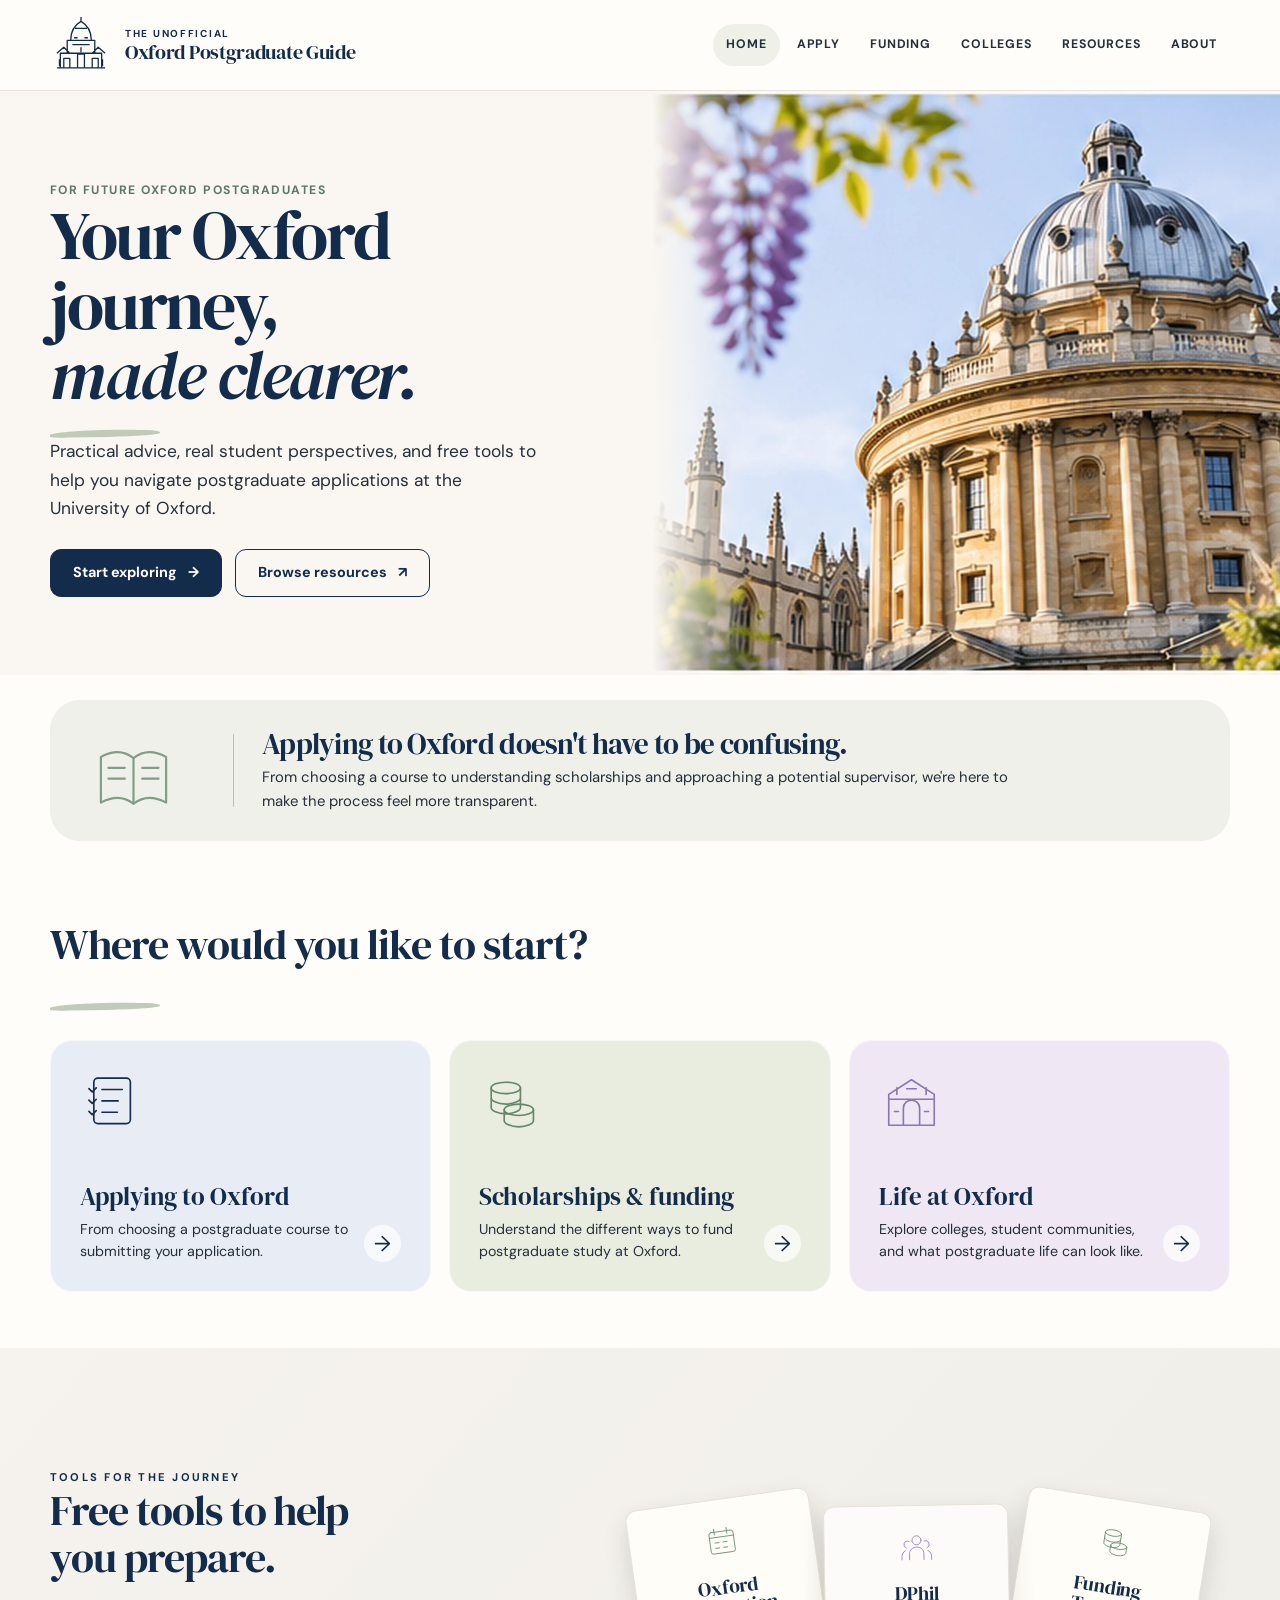
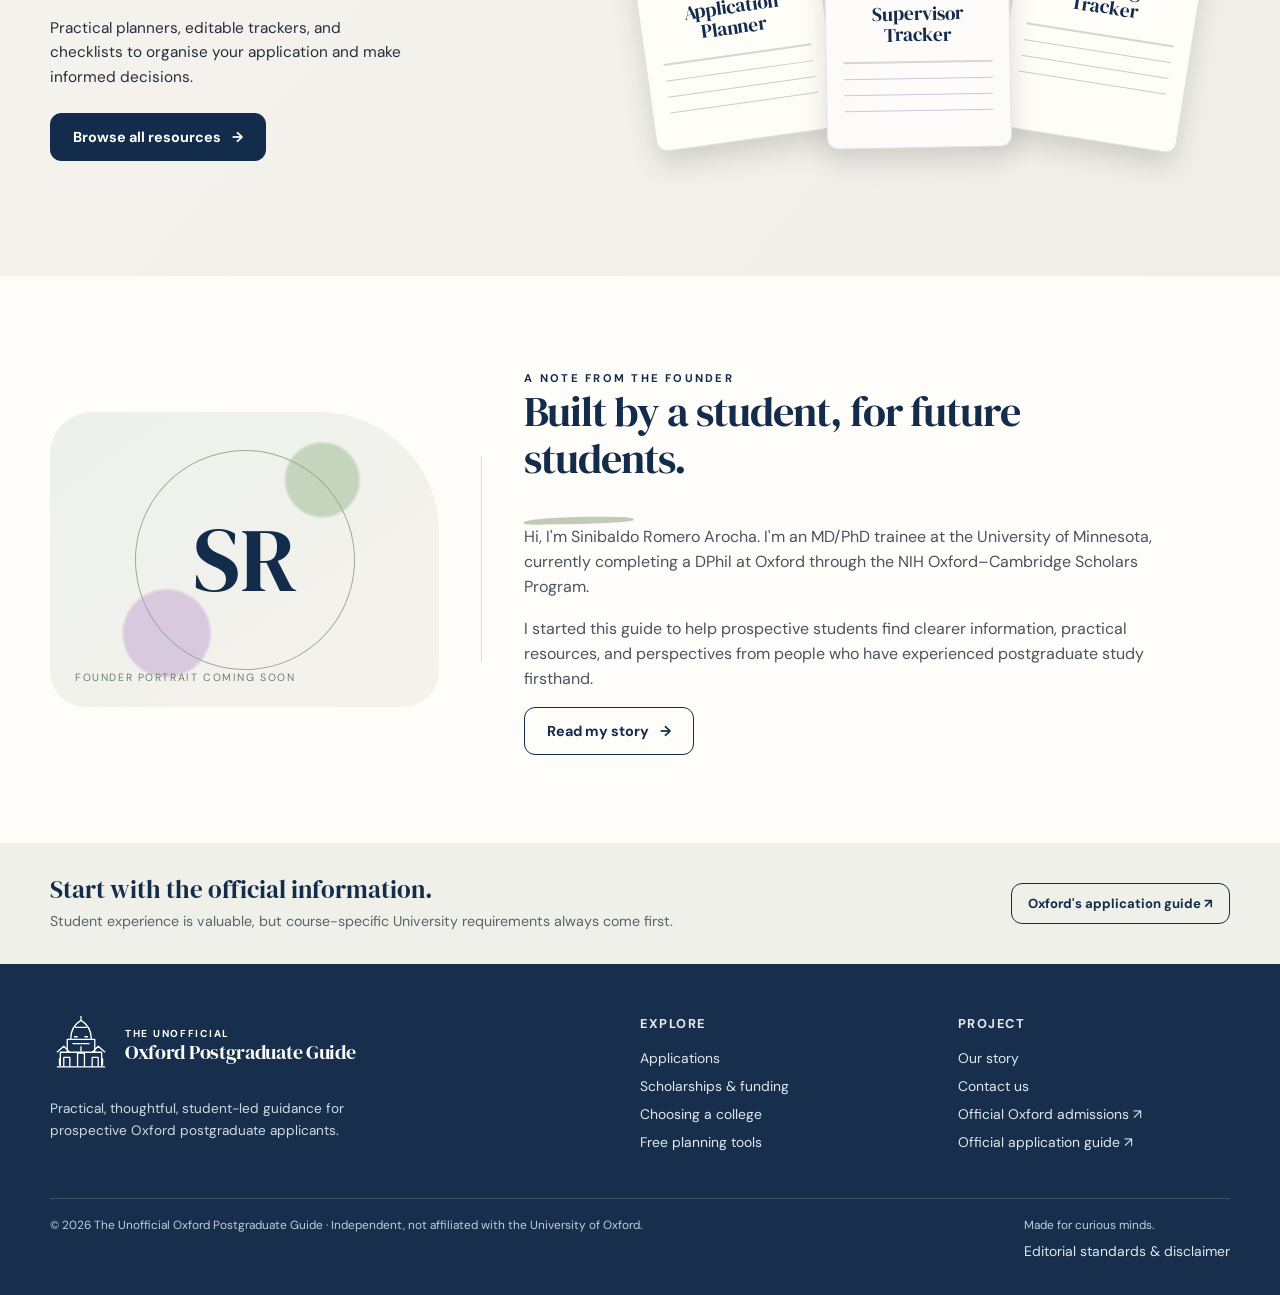
<file: index.html>
<!doctype html><html lang="en"><head><meta charset="utf-8"><meta name="viewport" content="width=device-width, initial-scale=1"><meta name="theme-color" content="#142c4b"><meta name="description" content="Clear, student-led guidance and free tools for prospective Oxford postgraduate students."><title>Home · The Unofficial Oxford Postgraduate Guide</title><link rel="icon" type="image/svg+xml" href="assets/favicon.svg"><link rel="preconnect" href="https://fonts.googleapis.com"><link rel="preconnect" href="https://fonts.gstatic.com" crossorigin><link rel="stylesheet" href="styles.css"><script defer src="main.js"></script></head><body><a class="skip-link" href="#main">Skip to main content</a><header class="site-header"><div class="container header-inner"><a class="brand" href="index.html" aria-label="The Unofficial Oxford Postgraduate Guide homepage"><svg class="brand-mark" viewBox="0 0 72 68" fill="none" aria-hidden="true" stroke="currentColor" stroke-linejoin="round" stroke-width="1.5"><path d="M8 60h56M12 60V43h48v17M20 43V28h32v15M24 28c0-12 5-18 12-22 7 4 12 10 12 22M36 6V1M29 14h14M26 33h20M32 60V44h8v16M16 49h7v11h-7zM49 49h7v11h-7zM8 43l8-7 7 7M49 43l7-7 8 7"/><path d="M11 58v-8M61 58v-8M28 25h4M40 25h4M36 36v6"/></svg><span class="brand-name"><small>The Unofficial</small>Oxford Postgraduate Guide</span></a><nav aria-label="Main navigation" class="desktop-nav"><a href="index.html" aria-current="page">Home</a><a href="apply.html">Apply</a><a href="funding.html">Funding</a><a href="colleges.html">Colleges</a><a href="resources.html">Resources</a><a href="about.html">About</a></nav><div class="header-actions"><button class="menu-button" type="button" aria-label="Open navigation" aria-controls="mobile-nav" aria-expanded="false"><span aria-hidden="true">☰</span></button></div></div><nav id="mobile-nav" class="mobile-nav" aria-label="Mobile navigation"><a href="index.html" aria-current="page">Home</a><a href="apply.html">Apply</a><a href="funding.html">Funding</a><a href="colleges.html">Colleges</a><a href="resources.html">Resources</a><a href="about.html">About</a></nav></header><main id="main"><section class="hero"><div class="hero-inner"><div class="hero-copy"><span class="hero-kicker">For future Oxford postgraduates</span><h1>Your Oxford journey,<br><em>made clearer.</em></h1><div class="scribble" aria-hidden="true"></div><p class="lead">Practical advice, real student perspectives, and free tools to help you navigate postgraduate applications at the University of Oxford.</p><div class="hero-ctas"><a class="button" href="apply.html">Start exploring <span aria-hidden="true">→</span></a><a class="button secondary" href="resources.html">Browse resources <span aria-hidden="true">↗</span></a></div></div><div class="hero-art"><img src="assets/oxford-hero-concept.webp" alt="Illustrative Oxford architecture with a domed library and purple blossoms" fetchpriority="high"></div></div></section>
<section class="intro-band"><div class="container"><div class="intro-panel"><div class="book-icon"><svg width="87" height="87" viewBox="0 0 80 80" fill="none" stroke="currentColor" stroke-width="2" stroke-linecap="round" stroke-linejoin="round" aria-hidden="true"><path d="M10 22c11-6 21-6 30 1 9-7 19-7 30-1v42c-11-6-21-6-30 1-9-7-19-7-30-1V22Z"/><path d="M40 23v42M17 32h15M17 42h15M48 32h15M48 42h15"/></svg></div><div class="separator" aria-hidden="true"></div><div><h2>Applying to Oxford doesn't have to be confusing.</h2><p>From choosing a course to understanding scholarships and approaching a potential supervisor, we're here to make the process feel more transparent.</p></div></div></div></section>
<section class="section tight" id="explore"><div class="container"><div class="section-head"><h2>Where would you like to start?</h2><div class="scribble" aria-hidden="true"></div></div><div class="cards-grid"><a class="feature-card blue" href="apply.html"><div class="icon-wrap"><svg width="65" height="65" viewBox="0 0 80 80" fill="none" stroke="currentColor" stroke-width="2" stroke-linecap="round" stroke-linejoin="round" aria-hidden="true"><rect x="17" y="10" width="45" height="56" rx="5"/><path d="M27 24h25M27 38h20M27 52h19"/><path d="M20 22l-5 5-4-4M20 36l-5 5-4-4M20 50l-5 5-4-4"/></svg></div><div class="card-bottom"><div><h3>Applying to Oxford</h3><p>From choosing a postgraduate course to submitting your application.</p></div><span class="round-arrow" aria-hidden="true">→</span></div></a><a class="feature-card green" href="funding.html"><div class="icon-wrap"><svg width="65" height="65" viewBox="0 0 80 80" fill="none" stroke="currentColor" stroke-width="2" stroke-linecap="round" stroke-linejoin="round" aria-hidden="true"><ellipse cx="33" cy="22" rx="18" ry="7"/><path d="M15 22v12c0 4 8 8 18 8s18-4 18-8V22M15 34v12c0 4 8 8 18 8s18-4 18-8V34"/><ellipse cx="49" cy="49" rx="18" ry="7"/><path d="M31 49v13c0 4 8 8 18 8s18-4 18-8V49"/></svg></div><div class="card-bottom"><div><h3>Scholarships &amp; funding</h3><p>Understand the different ways to fund postgraduate study at Oxford.</p></div><span class="round-arrow" aria-hidden="true">→</span></div></a><a class="feature-card purple" href="colleges.html"><div class="icon-wrap"><svg width="65" height="65" viewBox="0 0 80 80" fill="none" stroke="currentColor" stroke-width="2" stroke-linecap="round" stroke-linejoin="round" aria-hidden="true"><path d="M12 68V30l28-18 28 18v38H12Z"/><path d="M30 68V47a10 10 0 0 1 20 0v21M12 36h56M22 30v-8M58 30v-8"/><path d="M34 23h12M24 51h-5M61 51h-5"/></svg></div><div class="card-bottom"><div><h3>Life at Oxford</h3><p>Explore colleges, student communities, and what postgraduate life can look like.</p></div><span class="round-arrow" aria-hidden="true">→</span></div></a></div></div></section>
<section class="section resources-promo" id="resources"><div class="container promo-grid"><div class="promo-copy"><span class="eyebrow">Tools for the journey</span><h2>Free tools to help<br>you prepare.</h2><p>Practical planners, editable trackers, and checklists to organise your application and make informed decisions.</p><a href="resources.html" class="button">Browse all resources <span aria-hidden="true">→</span></a></div><div class="resource-mockups" aria-label="Three sample resource designs"><div class="sheet-card"><svg width="40" height="40" viewBox="0 0 80 80" fill="none" stroke="currentColor" stroke-width="2" stroke-linecap="round" stroke-linejoin="round" aria-hidden="true"><rect x="13" y="18" width="54" height="48" rx="5"/><path d="M13 30h54M25 11v13M53 11v13M24 42h9M42 42h9M24 54h9M42 54h9"/></svg><h3>Oxford<br>Application<br>Planner</h3><div class="sheet-lines"><i></i><i></i><i></i></div></div><div class="sheet-card"><svg width="40" height="40" viewBox="0 0 80 80" fill="none" stroke="currentColor" stroke-width="2" stroke-linecap="round" stroke-linejoin="round" aria-hidden="true"><circle cx="40" cy="24" r="10"/><path d="M24 67V54c0-9 7-15 16-15s16 6 16 15v13M23 26a8 8 0 1 0-6 15M15 47C9 50 7 55 7 62v5M57 26a8 8 0 1 1 6 15M65 47c6 3 8 8 8 15v5"/></svg><h3>DPhil<br>Supervisor<br>Tracker</h3><div class="sheet-lines"><i></i><i></i><i></i></div></div><div class="sheet-card"><svg width="40" height="40" viewBox="0 0 80 80" fill="none" stroke="currentColor" stroke-width="2" stroke-linecap="round" stroke-linejoin="round" aria-hidden="true"><ellipse cx="33" cy="22" rx="18" ry="7"/><path d="M15 22v12c0 4 8 8 18 8s18-4 18-8V22M15 34v12c0 4 8 8 18 8s18-4 18-8V34"/><ellipse cx="49" cy="49" rx="18" ry="7"/><path d="M31 49v13c0 4 8 8 18 8s18-4 18-8V49"/></svg><h3>Funding<br>Tracker</h3><div class="sheet-lines"><i></i><i></i><i></i></div></div></div></div></section>
<section class="section" id="founder"><div class="container founder-grid"><div class="founder-art" role="img" aria-label="Illustrated founder monogram, SR"><div class="outline-ring"></div><span class="monogram">SR</span><span class="art-caption">Founder portrait coming soon</span></div><div class="founder-divider" aria-hidden="true"></div><div class="founder-copy"><span class="eyebrow">A note from the founder</span><h2>Built by a student, for future students.</h2><div class="scribble" aria-hidden="true"></div><p>Hi, I'm Sinibaldo Romero Arocha. I'm an MD/PhD trainee at the University of Minnesota, currently completing a DPhil at Oxford through the NIH Oxford–Cambridge Scholars Program.</p><p>I started this guide to help prospective students find clearer information, practical resources, and perspectives from people who have experienced postgraduate study firsthand.</p><a href="about.html" class="button secondary">Read my story <span aria-hidden="true">→</span></a></div></div></section>
<section class="newsletter-strip"><div class="container inner"><div><h3>Start with the official information.</h3><p>Student experience is valuable, but course-specific University requirements always come first.</p></div><a class="button secondary small" href="https://www.ox.ac.uk/admissions/graduate/application-guide" target="_blank" rel="noopener noreferrer">Oxford's application guide ↗</a></div></section></main><footer class="footer"><div class="container"><div class="footer-grid"><div><a class="brand" href="index.html"><svg class="brand-mark" viewBox="0 0 72 68" fill="none" aria-hidden="true" stroke="currentColor" stroke-linejoin="round" stroke-width="1.5"><path d="M8 60h56M12 60V43h48v17M20 43V28h32v15M24 28c0-12 5-18 12-22 7 4 12 10 12 22M36 6V1M29 14h14M26 33h20M32 60V44h8v16M16 49h7v11h-7zM49 49h7v11h-7zM8 43l8-7 7 7M49 43l7-7 8 7"/><path d="M11 58v-8M61 58v-8M28 25h4M40 25h4M36 36v6"/></svg><span class="brand-name"><small>The Unofficial</small>Oxford Postgraduate Guide</span></a><p>Practical, thoughtful, student-led guidance for prospective Oxford postgraduate applicants.</p></div><div><h4>Explore</h4><a href="apply.html">Applications</a><a href="funding.html">Scholarships &amp; funding</a><a href="colleges.html">Choosing a college</a><a href="resources.html">Free planning tools</a></div><div><h4>Project</h4><a href="about.html">Our story</a><a href="mailto:dphilintraining@gmail.com">Contact us</a><a href="https://www.ox.ac.uk/admissions/graduate" rel="noopener noreferrer" target="_blank">Official Oxford admissions ↗</a><a href="https://www.ox.ac.uk/admissions/graduate/application-guide" rel="noopener noreferrer" target="_blank">Official application guide ↗</a></div></div><div class="footer-bottom"><span>© 2026 The Unofficial Oxford Postgraduate Guide · Independent, not affiliated with the University of Oxford.</span><span>Made for curious minds. <a href="about.html#disclaimer">Editorial standards &amp; disclaimer</a></span></div></div></footer></body></html>
</file>
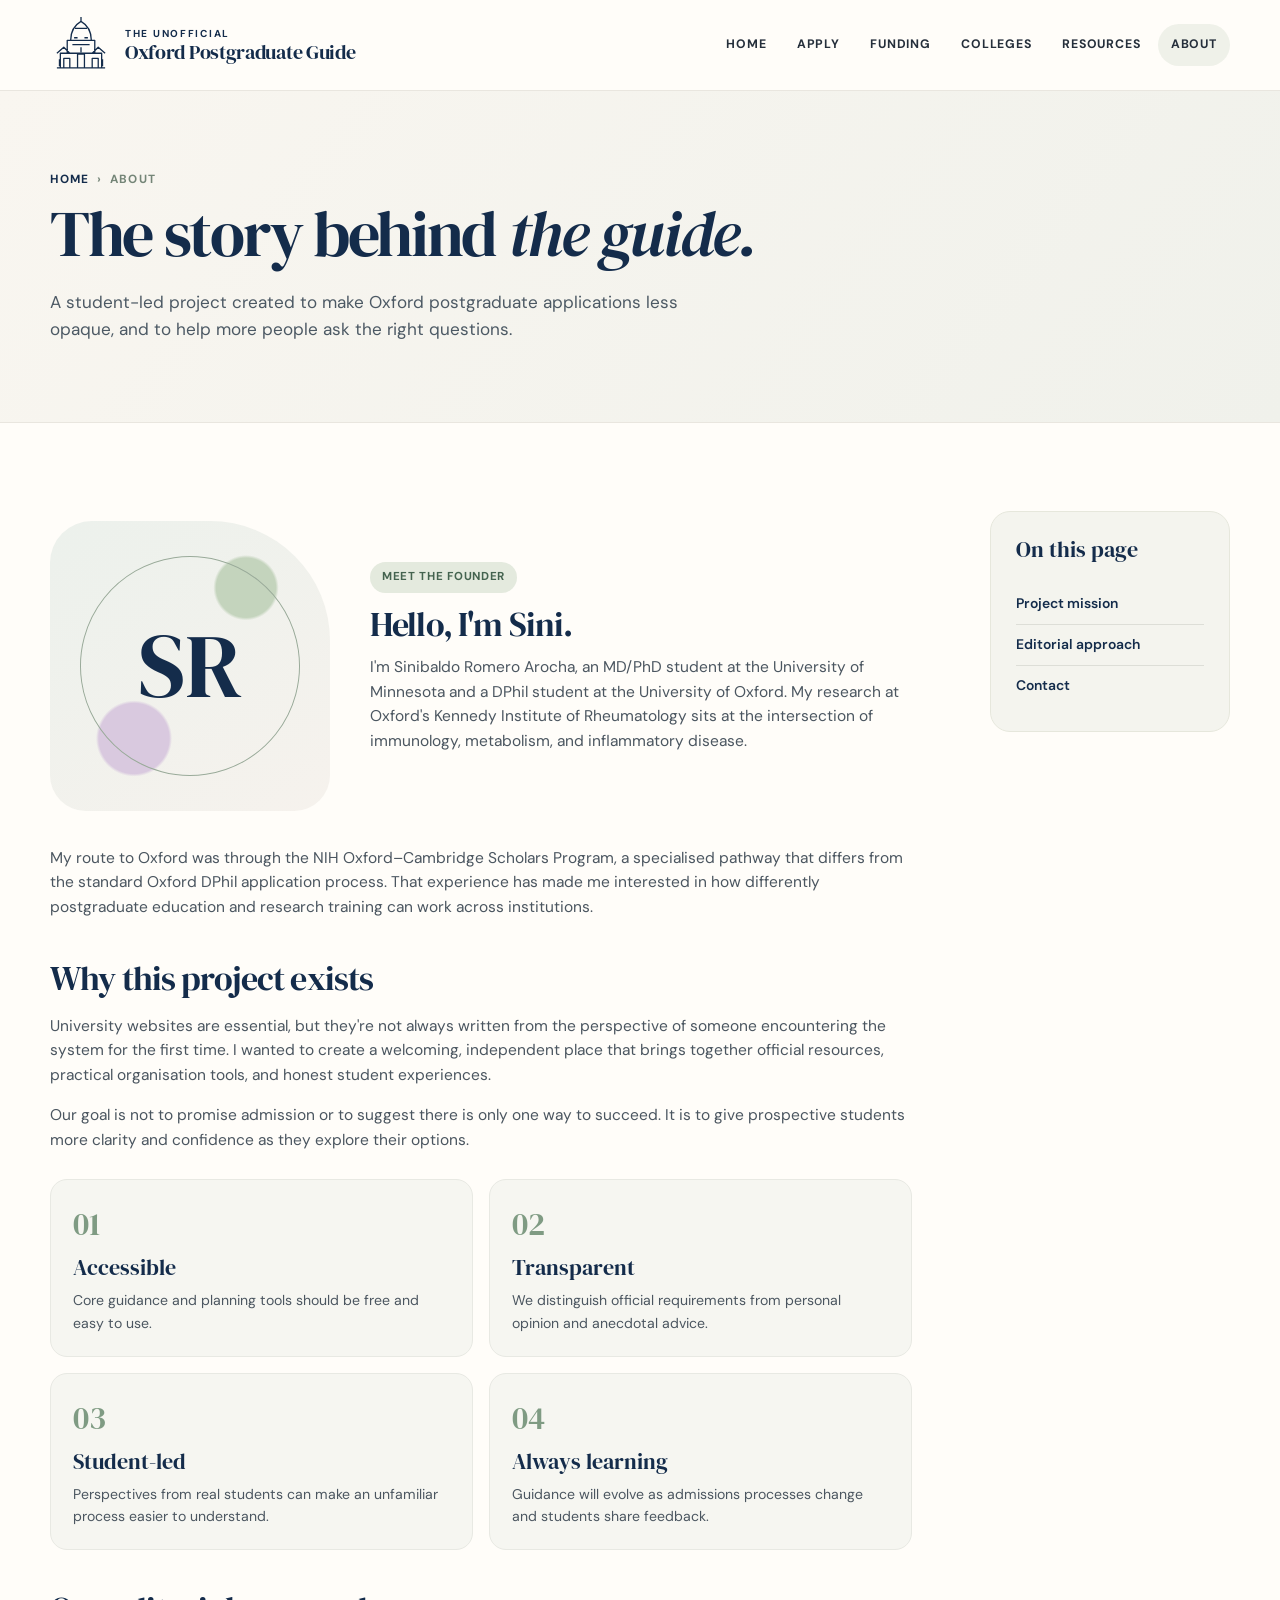
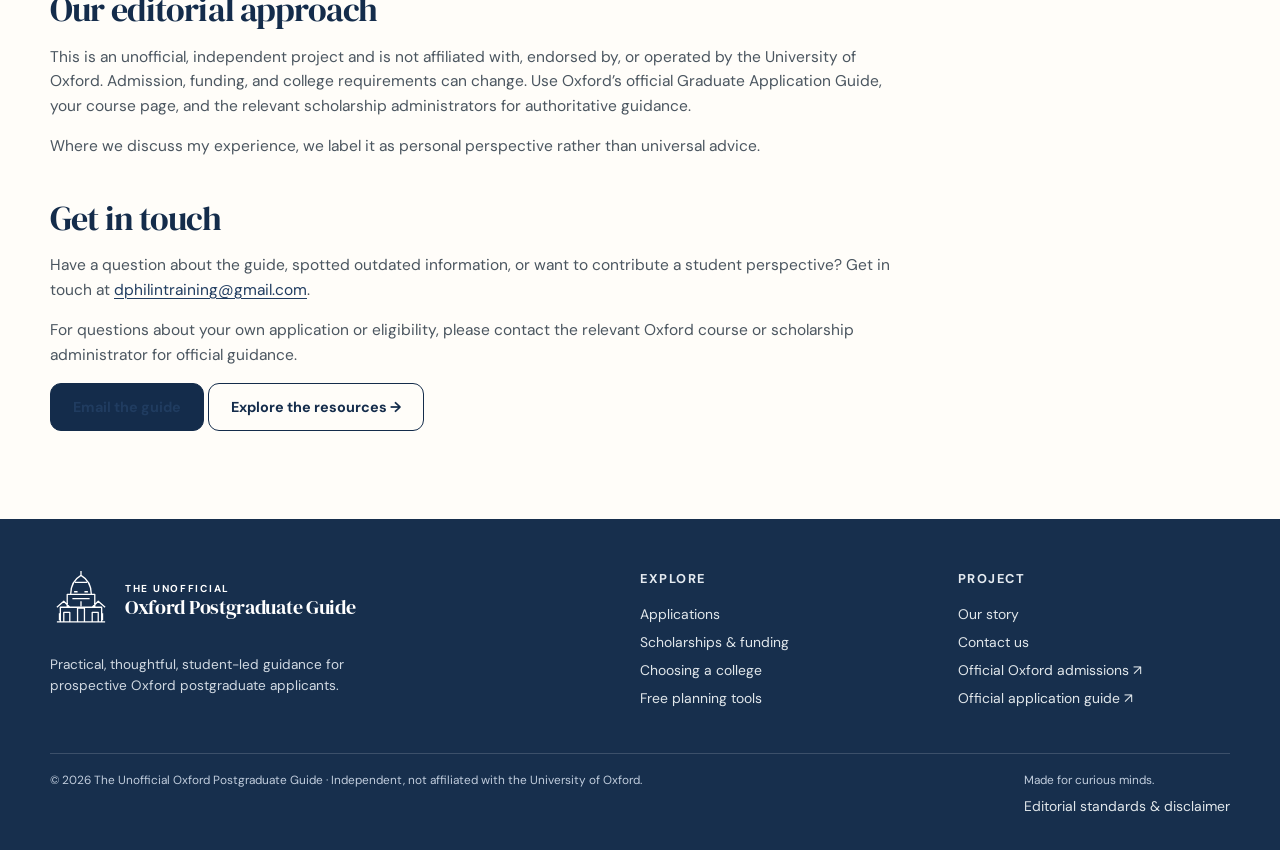
<file: about.html>
<!DOCTYPE html>
<html lang="en"><head><meta charset="utf-8"/><meta content="width=device-width, initial-scale=1" name="viewport"/><meta content="#142c4b" name="theme-color"/><meta content="Learn why the Unofficial Oxford Postgraduate Guide was created and who is behind it." name="description"/><title>About the Project · The Unofficial Oxford Postgraduate Guide</title><link href="assets/favicon.svg" rel="icon" type="image/svg+xml"/><link href="https://fonts.googleapis.com" rel="preconnect"/><link crossorigin="" href="https://fonts.gstatic.com" rel="preconnect"/><link href="styles.css" rel="stylesheet"/><script defer="" src="main.js"></script></head><body><a class="skip-link" href="#main">Skip to main content</a><header class="site-header"><div class="container header-inner"><a aria-label="The Unofficial Oxford Postgraduate Guide homepage" class="brand" href="index.html"><svg aria-hidden="true" class="brand-mark" fill="none" stroke="currentColor" stroke-linejoin="round" stroke-width="1.5" viewbox="0 0 72 68"><path d="M8 60h56M12 60V43h48v17M20 43V28h32v15M24 28c0-12 5-18 12-22 7 4 12 10 12 22M36 6V1M29 14h14M26 33h20M32 60V44h8v16M16 49h7v11h-7zM49 49h7v11h-7zM8 43l8-7 7 7M49 43l7-7 8 7"></path><path d="M11 58v-8M61 58v-8M28 25h4M40 25h4M36 36v6"></path></svg><span class="brand-name"><small>The Unofficial</small>Oxford Postgraduate Guide</span></a><nav aria-label="Main navigation" class="desktop-nav"><a href="index.html">Home</a><a href="apply.html">Apply</a><a href="funding.html">Funding</a><a href="colleges.html">Colleges</a><a href="resources.html">Resources</a><a aria-current="page" href="about.html">About</a></nav><div class="header-actions"><button aria-controls="mobile-nav" aria-expanded="false" aria-label="Open navigation" class="menu-button" type="button"><span aria-hidden="true">☰</span></button></div></div><nav aria-label="Mobile navigation" class="mobile-nav" id="mobile-nav"><a href="index.html">Home</a><a href="apply.html">Apply</a><a href="funding.html">Funding</a><a href="colleges.html">Colleges</a><a href="resources.html">Resources</a><a aria-current="page" href="about.html">About</a></nav></header><section class="page-hero"><div class="container"><div class="bread"><a href="index.html">Home</a><span>›</span>About</div><h1>The story behind <em>the guide.</em></h1><p>A student-led project created to make Oxford postgraduate applications less opaque, and to help more people ask the right questions.</p></div></section><main id="main"><section class="section"><div class="container page-layout"><article class="body-copy"><div class="founder-page-block"><div class="founder-art"><div class="outline-ring"></div><span class="monogram">SR</span></div><div><span class="tag">Meet the founder</span><h2 style="margin:12px 0">Hello, I'm Sini.</h2><p>I'm Sinibaldo Romero Arocha, an MD/PhD student at the University of Minnesota and a DPhil student at the University of Oxford. My research at Oxford's Kennedy Institute of Rheumatology sits at the intersection of immunology, metabolism, and inflammatory disease.</p></div></div><p>My route to Oxford was through the NIH Oxford–Cambridge Scholars Program, a specialised pathway that differs from the standard Oxford DPhil application process. That experience has made me interested in how differently postgraduate education and research training can work across institutions.</p><h2 id="mission">Why this project exists</h2><p>University websites are essential, but they're not always written from the perspective of someone encountering the system for the first time. I wanted to create a welcoming, independent place that brings together official resources, practical organisation tools, and honest student experiences.</p><p>Our goal is not to promise admission or to suggest there is only one way to succeed. It is to give prospective students more clarity and confidence as they explore their options.</p><div class="info-grid"><div class="info-card"><span class="number">01</span><h3>Accessible</h3><p>Core guidance and planning tools should be free and easy to use.</p></div><div class="info-card"><span class="number">02</span><h3>Transparent</h3><p>We distinguish official requirements from personal opinion and anecdotal advice.</p></div><div class="info-card"><span class="number">03</span><h3>Student-led</h3><p>Perspectives from real students can make an unfamiliar process easier to understand.</p></div><div class="info-card"><span class="number">04</span><h3>Always learning</h3><p>Guidance will evolve as admissions processes change and students share feedback.</p></div></div><h2 id="disclaimer">Our editorial approach</h2><p>This is an unofficial, independent project and is not affiliated with, endorsed by, or operated by the University of Oxford. Admission, funding, and college requirements can change. Use Oxford’s official Graduate Application Guide, your course page, and the relevant scholarship administrators for authoritative guidance.</p><p>Where we discuss my experience, we label it as personal perspective rather than universal advice.</p><h2 id="contact">Get in touch</h2><p>Have a question about the guide, spotted outdated information, or want to contribute a student perspective? Get in touch at <a href="mailto:dphilintraining@gmail.com">dphilintraining@gmail.com</a>.</p><p>For questions about your own application or eligibility, please contact the relevant Oxford course or scholarship administrator for official guidance.</p><a class="button" href="mailto:dphilintraining@gmail.com?subject=Oxford%20Postgraduate%20Guide%20enquiry">Email the guide</a> <a class="button secondary" href="resources.html">Explore the resources →</a></article><aside class="side-panel"><h3>On this page</h3><a href="#mission">Project mission</a><a href="#disclaimer">Editorial approach</a><a href="#contact">Contact</a></aside></div></section></main><footer class="footer"><div class="container"><div class="footer-grid"><div><a class="brand" href="index.html"><svg aria-hidden="true" class="brand-mark" fill="none" stroke="currentColor" stroke-linejoin="round" stroke-width="1.5" viewbox="0 0 72 68"><path d="M8 60h56M12 60V43h48v17M20 43V28h32v15M24 28c0-12 5-18 12-22 7 4 12 10 12 22M36 6V1M29 14h14M26 33h20M32 60V44h8v16M16 49h7v11h-7zM49 49h7v11h-7zM8 43l8-7 7 7M49 43l7-7 8 7"></path><path d="M11 58v-8M61 58v-8M28 25h4M40 25h4M36 36v6"></path></svg><span class="brand-name"><small>The Unofficial</small>Oxford Postgraduate Guide</span></a><p>Practical, thoughtful, student-led guidance for prospective Oxford postgraduate applicants.</p></div><div><h4>Explore</h4><a href="apply.html">Applications</a><a href="funding.html">Scholarships &amp; funding</a><a href="colleges.html">Choosing a college</a><a href="resources.html">Free planning tools</a></div><div><h4>Project</h4><a href="about.html">Our story</a><a href="mailto:dphilintraining@gmail.com">Contact us</a><a href="https://www.ox.ac.uk/admissions/graduate" rel="noopener noreferrer" target="_blank">Official Oxford admissions ↗</a><a href="https://www.ox.ac.uk/admissions/graduate/application-guide" rel="noopener noreferrer" target="_blank">Official application guide ↗</a></div></div><div class="footer-bottom"><span>© 2026 The Unofficial Oxford Postgraduate Guide · Independent, not affiliated with the University of Oxford.</span><span>Made for curious minds. <a href="about.html#disclaimer">Editorial standards &amp; disclaimer</a></span></div></div></footer></body></html>
</file>
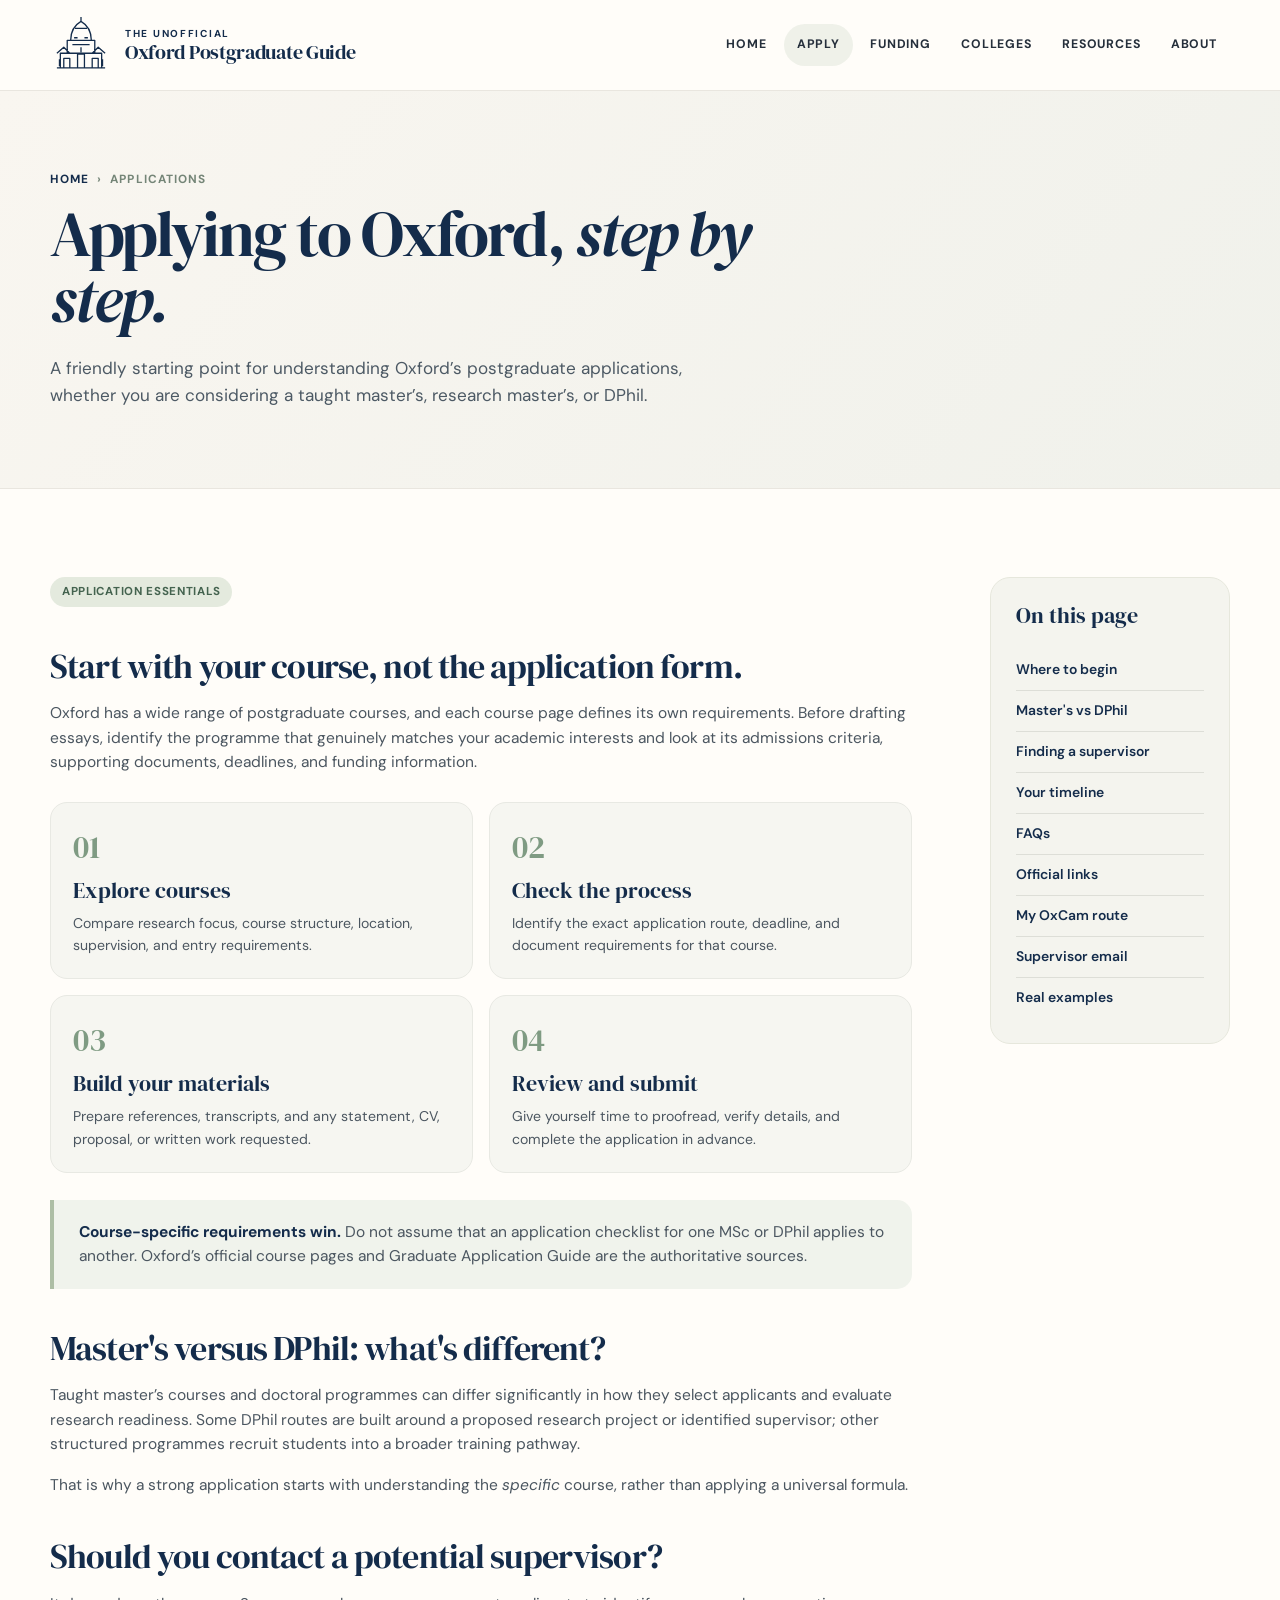
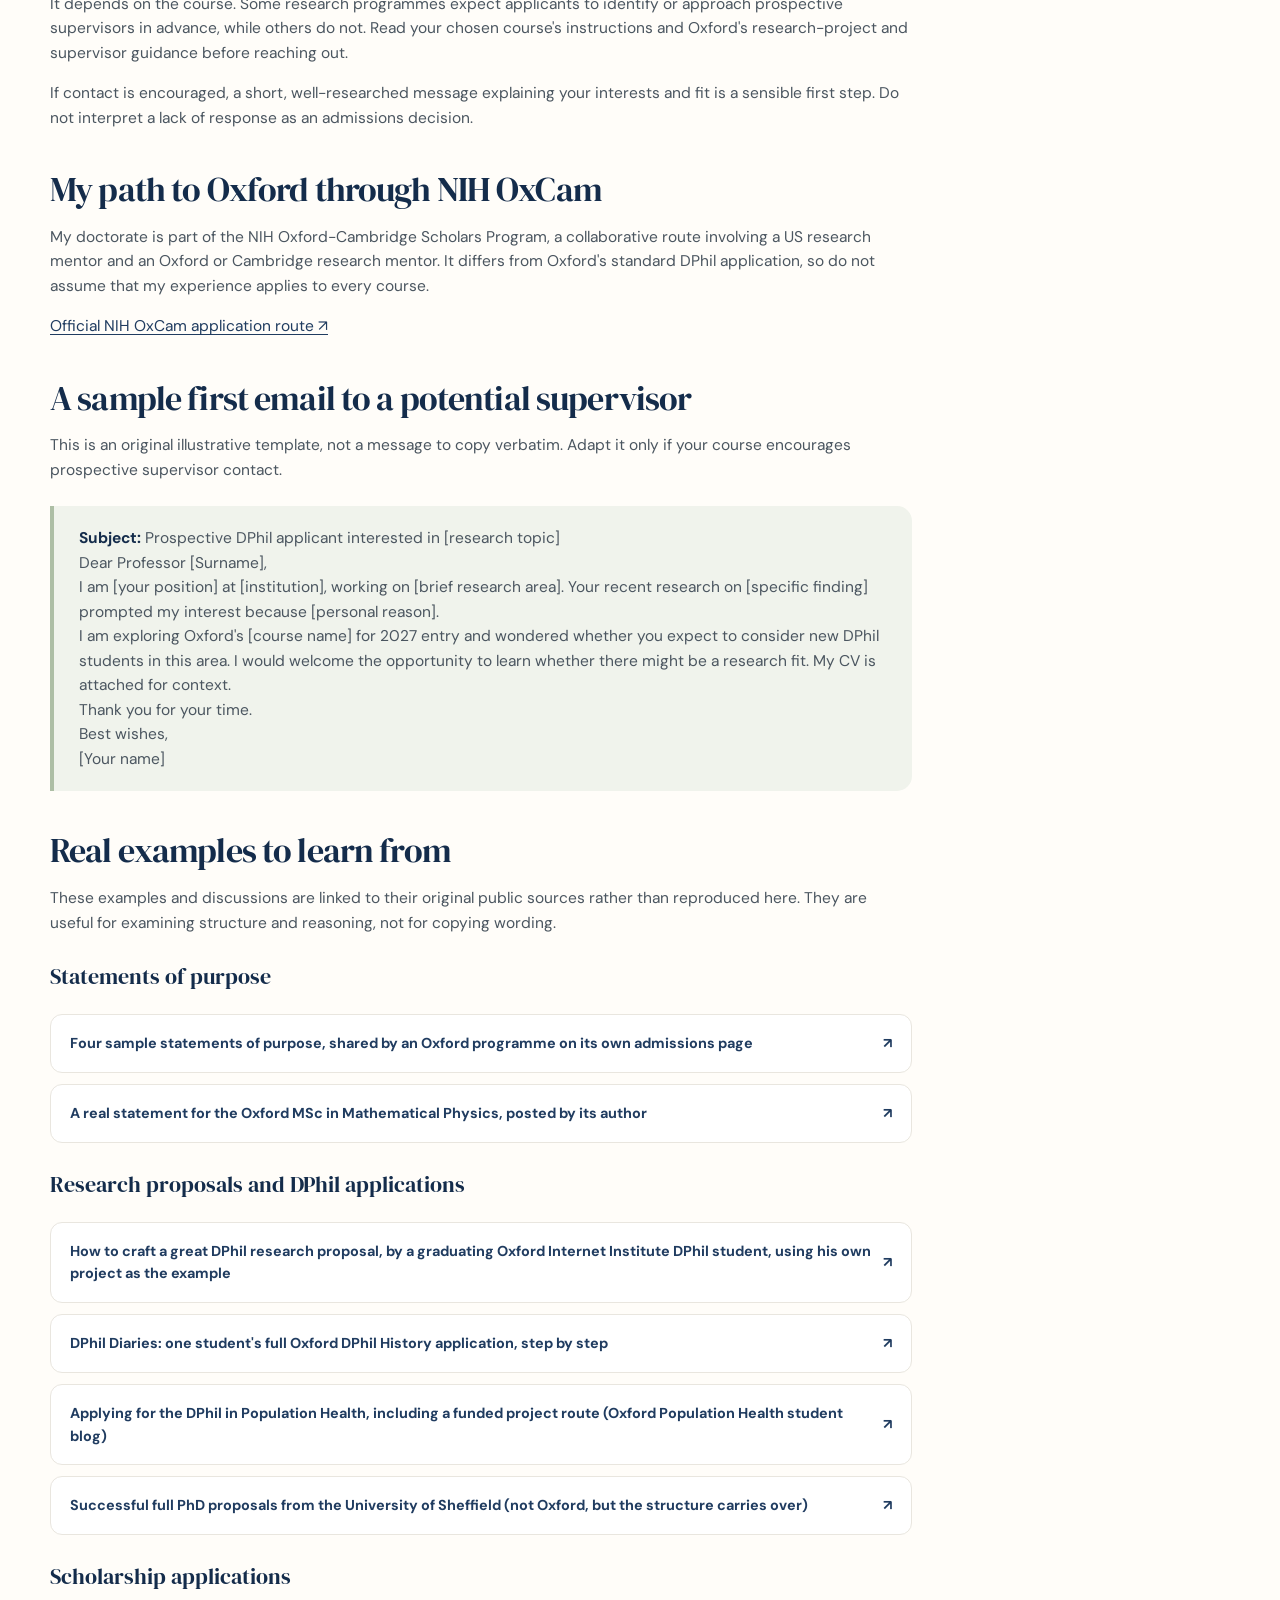
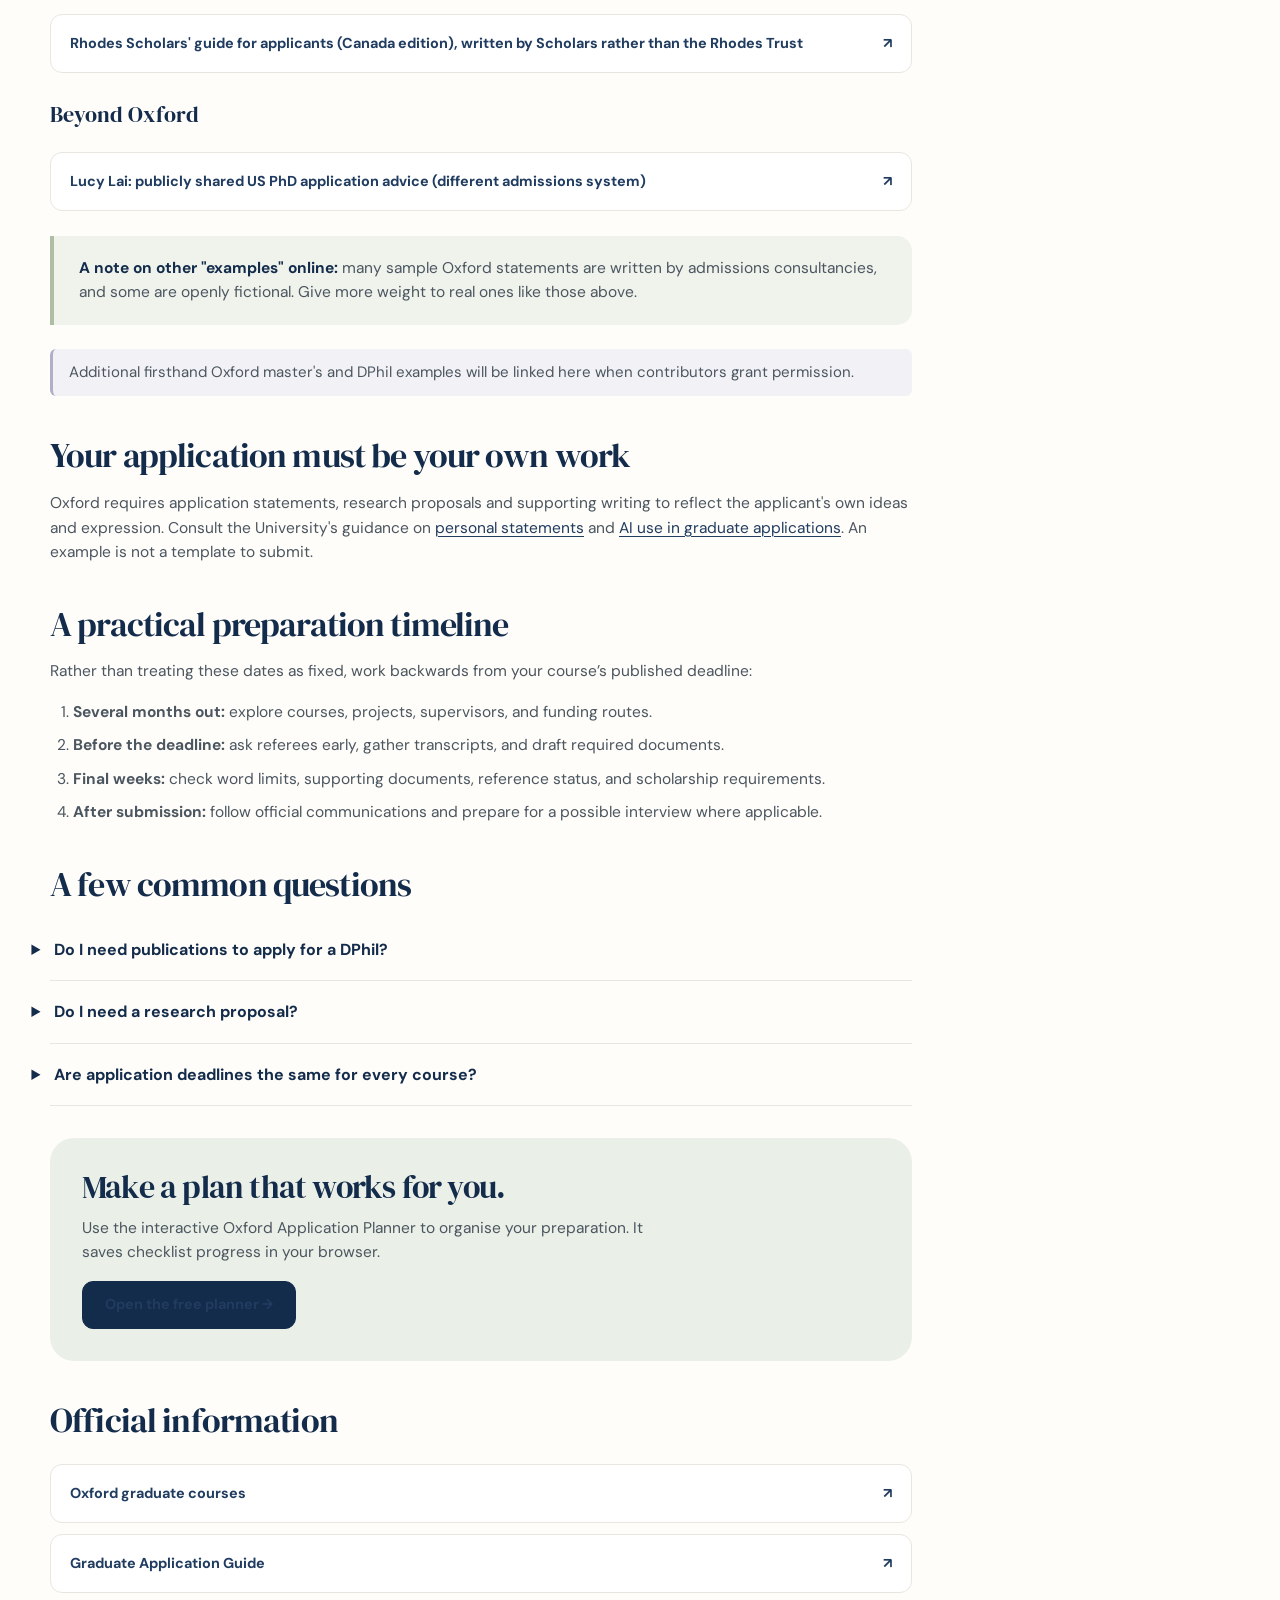
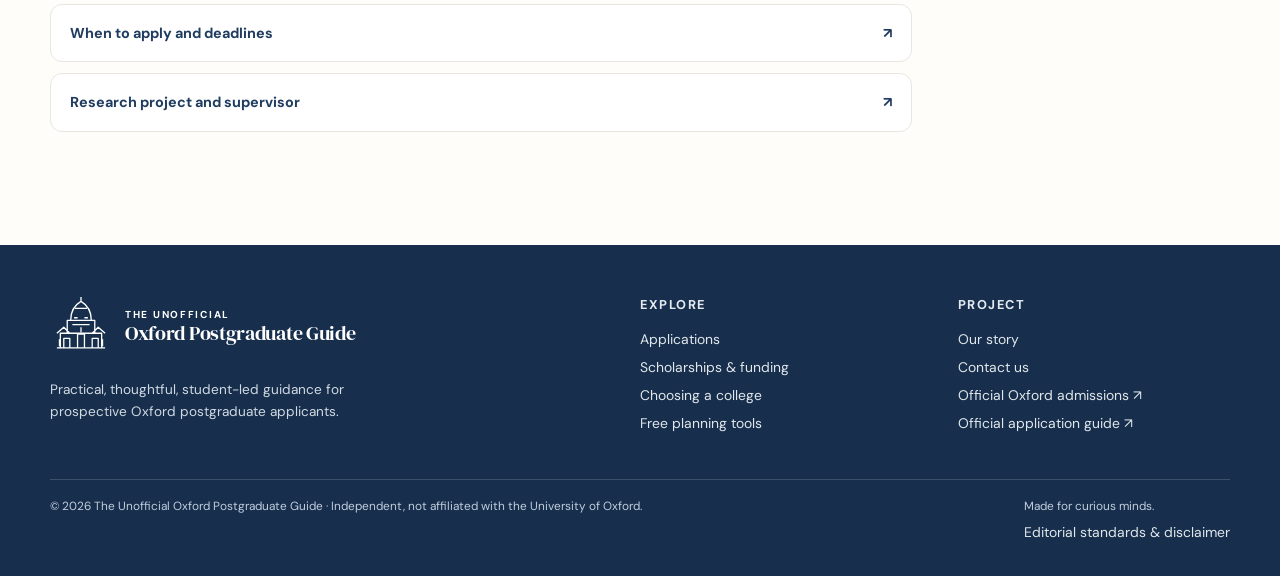
<file: apply.html>
<!DOCTYPE html>

<html lang="en"><head><meta charset="utf-8"/><meta content="width=device-width, initial-scale=1" name="viewport"/><meta content="#142c4b" name="theme-color"/><meta content="Understand the steps of an Oxford postgraduate application and the differences between courses." name="description"/><title>Applying to Oxford · The Unofficial Oxford Postgraduate Guide</title><link href="assets/favicon.svg" rel="icon" type="image/svg+xml"/><link href="https://fonts.googleapis.com" rel="preconnect"/><link crossorigin="" href="https://fonts.gstatic.com" rel="preconnect"/><link href="styles.css" rel="stylesheet"/><script defer="" src="main.js"></script></head><body><a class="skip-link" href="#main">Skip to main content</a><header class="site-header"><div class="container header-inner"><a aria-label="The Unofficial Oxford Postgraduate Guide homepage" class="brand" href="index.html"><svg aria-hidden="true" class="brand-mark" fill="none" stroke="currentColor" stroke-linejoin="round" stroke-width="1.5" viewbox="0 0 72 68"><path d="M8 60h56M12 60V43h48v17M20 43V28h32v15M24 28c0-12 5-18 12-22 7 4 12 10 12 22M36 6V1M29 14h14M26 33h20M32 60V44h8v16M16 49h7v11h-7zM49 49h7v11h-7zM8 43l8-7 7 7M49 43l7-7 8 7"></path><path d="M11 58v-8M61 58v-8M28 25h4M40 25h4M36 36v6"></path></svg><span class="brand-name"><small>The Unofficial</small>Oxford Postgraduate Guide</span></a><nav aria-label="Main navigation" class="desktop-nav"><a href="index.html">Home</a><a aria-current="page" href="apply.html">Apply</a><a href="funding.html">Funding</a><a href="colleges.html">Colleges</a><a href="resources.html">Resources</a><a href="about.html">About</a></nav><div class="header-actions"><button aria-controls="mobile-nav" aria-expanded="false" aria-label="Open navigation" class="menu-button" type="button"><span aria-hidden="true">☰</span></button></div></div><nav aria-label="Mobile navigation" class="mobile-nav" id="mobile-nav"><a href="index.html">Home</a><a aria-current="page" href="apply.html">Apply</a><a href="funding.html">Funding</a><a href="colleges.html">Colleges</a><a href="resources.html">Resources</a><a href="about.html">About</a></nav></header><section class="page-hero"><div class="container"><div class="bread"><a href="index.html">Home</a><span>›</span>Applications</div><h1>Applying to Oxford, <em>step by step.</em></h1><p>A friendly starting point for understanding Oxford’s postgraduate applications, whether you are considering a taught master’s, research master’s, or DPhil.</p></div></section><main id="main"><section class="section"><div class="container page-layout"><article class="body-copy"><span class="tag">Application essentials</span><h2 id="start">Start with your course, not the application form.</h2><p>Oxford has a wide range of postgraduate courses, and each course page defines its own requirements. Before drafting essays, identify the programme that genuinely matches your academic interests and look at its admissions criteria, supporting documents, deadlines, and funding information.</p><div class="info-grid"><div class="info-card"><span class="number">01</span><h3>Explore courses</h3><p>Compare research focus, course structure, location, supervision, and entry requirements.</p></div><div class="info-card"><span class="number">02</span><h3>Check the process</h3><p>Identify the exact application route, deadline, and document requirements for that course.</p></div><div class="info-card"><span class="number">03</span><h3>Build your materials</h3><p>Prepare references, transcripts, and any statement, CV, proposal, or written work requested.</p></div><div class="info-card"><span class="number">04</span><h3>Review and submit</h3><p>Give yourself time to proofread, verify details, and complete the application in advance.</p></div></div><div class="callout"><p><strong>Course-specific requirements win.</strong> Do not assume that an application checklist for one MSc or DPhil applies to another. Oxford’s official course pages and Graduate Application Guide are the authoritative sources.</p></div><h2 id="routes">Master's versus DPhil: what's different?</h2><p>Taught master’s courses and doctoral programmes can differ significantly in how they select applicants and evaluate research readiness. Some DPhil routes are built around a proposed research project or identified supervisor; other structured programmes recruit students into a broader training pathway.</p><p>That is why a strong application starts with understanding the <em>specific</em> course, rather than applying a universal formula.</p><h2 id="supervisors">Should you contact a potential supervisor?</h2><p>It depends on the course. Some research programmes expect applicants to identify or approach prospective supervisors in advance, while others do not. Read your chosen course's instructions and Oxford's research-project and supervisor guidance before reaching out.</p><p>If contact is encouraged, a short, well-researched message explaining your interests and fit is a sensible first step. Do not interpret a lack of response as an admissions decision.</p>
<section class="applicant-examples" id="my-route"><h2>My path to Oxford through NIH OxCam</h2>
<p>My doctorate is part of the NIH Oxford-Cambridge Scholars Program, a collaborative route involving a US research mentor and an Oxford or Cambridge research mentor. It differs from Oxford's standard DPhil application, so do not assume that my experience applies to every course.</p>

<p><a href="https://oxcam.gpp.nih.gov/prospective-students/how-apply" rel="noopener noreferrer" target="_blank">Official NIH OxCam application route ↗</a></p>
<h2 id="supervisor-email">A sample first email to a potential supervisor</h2>
<p>This is an original illustrative template, not a message to copy verbatim. Adapt it only if your course encourages prospective supervisor contact.</p>
<div class="callout"><p><strong>Subject:</strong> Prospective DPhil applicant interested in [research topic]</p>
<p>Dear Professor [Surname],</p><p>I am [your position] at [institution], working on [brief research area]. Your recent research on [specific finding] prompted my interest because [personal reason].</p>
<p>I am exploring Oxford's [course name] for 2027 entry and wondered whether you expect to consider new DPhil students in this area. I would welcome the opportunity to learn whether there might be a research fit. My CV is attached for context.</p>
<p>Thank you for your time.<br/>Best wishes,<br/>[Your name]</p></div>
<h2 id="real-examples">Real examples to learn from</h2>
<p>These examples and discussions are linked to their original public sources rather than reproduced here. They are useful for examining structure and reasoning, not for copying wording.</p>
<h3>Statements of purpose</h3>
<div class="resource-links"><a href="https://ttps.ox.ac.uk/how-write-statement-purpose" rel="noopener noreferrer" target="_blank">Four sample statements of purpose, shared by an Oxford programme on its own admissions page <span aria-hidden="true">↗</span></a>
<a href="https://www.tutorhunt.com/resource/22499" rel="noopener noreferrer" target="_blank">A real statement for the Oxford MSc in Mathematical Physics, posted by its author <span aria-hidden="true">↗</span></a></div>
<h3>Research proposals and DPhil applications</h3>
<div class="resource-links"><a href="https://www.oii.ox.ac.uk/applying-for-a-dphil-how-to-craft-a-great-research-proposal/" rel="noopener noreferrer" target="_blank">How to craft a great DPhil research proposal, by a graduating Oxford Internet Institute DPhil student, using his own project as the example <span aria-hidden="true">↗</span></a>
<a href="https://kathrynshistoryblog.com/2018/09/dphil-diaries-one-my-phd-application.html" rel="noopener noreferrer" target="_blank">DPhil Diaries: one student's full Oxford DPhil History application, step by step <span aria-hidden="true">↗</span></a>
<a href="https://www.ndph.ox.ac.uk/study-with-us/student-blog/how-to-apply-for-the-dphil-in-population-health-at-oxford-university-a-guide" rel="noopener noreferrer" target="_blank">Applying for the DPhil in Population Health, including a funded project route (Oxford Population Health student blog) <span aria-hidden="true">↗</span></a>
<a href="https://sheffield.ac.uk/spir/phd/proposal" rel="noopener noreferrer" target="_blank">Successful full PhD proposals from the University of Sheffield (not Oxford, but the structure carries over) <span aria-hidden="true">↗</span></a></div>
<h3>Scholarship applications</h3>
<div class="resource-links"><a href="https://www.rhodeshouse.ox.ac.uk/media/kg2jicjr/canada-scholars-guide-for-applicants.pdf" rel="noopener noreferrer" target="_blank">Rhodes Scholars' guide for applicants (Canada edition), written by Scholars rather than the Rhodes Trust <span aria-hidden="true">↗</span></a></div>
<h3>Beyond Oxford</h3>
<div class="resource-links"><a href="https://lucylai.com/blog/gradapps.html" rel="noopener noreferrer" target="_blank">Lucy Lai: publicly shared US PhD application advice (different admissions system) <span aria-hidden="true">↗</span></a></div>
<div class="callout"><p><strong>A note on other "examples" online:</strong> many sample Oxford statements are written by admissions consultancies, and some are openly fictional. Give more weight to real ones like those above.</p></div>
<p class="draft-placeholder">Additional firsthand Oxford master's and DPhil examples will be linked here when contributors grant permission.</p>
<h2 id="own-work">Your application must be your own work</h2>
<p>Oxford requires application statements, research proposals and supporting writing to reflect the applicant's own ideas and expression. Consult the University's guidance on <a href="https://www.ox.ac.uk/admissions/graduate/application-guide/supporting-documents/statement" rel="noopener noreferrer" target="_blank">personal statements</a> and <a href="https://www.ox.ac.uk/admissions/graduate/application-guide/starting-your-application/using-artificial-intelligence-in-your-graduate-application" rel="noopener noreferrer" target="_blank">AI use in graduate applications</a>. An example is not a template to submit.</p></section>
<h2 id="timeline">A practical preparation timeline</h2><p>Rather than treating these dates as fixed, work backwards from your course’s published deadline:</p><ol><li><strong>Several months out:</strong> explore courses, projects, supervisors, and funding routes.</li><li><strong>Before the deadline:</strong> ask referees early, gather transcripts, and draft required documents.</li><li><strong>Final weeks:</strong> check word limits, supporting documents, reference status, and scholarship requirements.</li><li><strong>After submission:</strong> follow official communications and prepare for a possible interview where applicable.</li></ol><h2 id="faqs">A few common questions</h2><details><summary>Do I need publications to apply for a DPhil?</summary><p>Publications are not a universal requirement. Admissions criteria vary by course; focus on evidence of research preparation, academic achievement, and fit with your intended programme.</p></details><details><summary>Do I need a research proposal?</summary><p>Only if your course requires one. Some programmes request detailed project plans while others use different application materials. Always use the document specifications on your course page.</p></details><details><summary>Are application deadlines the same for every course?</summary><p>No. Deadlines and scholarship consideration dates differ. Check the relevant course page for the current cycle rather than relying on a generic annual deadline.</p></details><div class="feature-banner"><h2>Make a plan that works for you.</h2><p>Use the interactive Oxford Application Planner to organise your preparation. It saves checklist progress in your browser.</p><a class="button" href="resources.html#planner">Open the free planner →</a></div><h2 id="official">Official information</h2><div class="resource-links"><a href="https://www.ox.ac.uk/admissions/graduate/courses" rel="noopener noreferrer" target="_blank">Oxford graduate courses<span aria-hidden="true"> ↗</span></a><a href="https://www.ox.ac.uk/admissions/graduate/application-guide" rel="noopener noreferrer" target="_blank">Graduate Application Guide<span aria-hidden="true"> ↗</span></a><a href="https://www.ox.ac.uk/admissions/graduate/application-guide/starting-your-application/when-to-apply" rel="noopener noreferrer" target="_blank">When to apply and deadlines<span aria-hidden="true"> ↗</span></a><a href="https://www.ox.ac.uk/admissions/graduate/application-guide/starting-your-application/research-project-and-supervisor" rel="noopener noreferrer" target="_blank">Research project and supervisor<span aria-hidden="true"> ↗</span></a></div></article><aside class="side-panel"><h3>On this page</h3><a href="#start">Where to begin</a><a href="#routes">Master's vs DPhil</a><a href="#supervisors">Finding a supervisor</a><a href="#timeline">Your timeline</a><a href="#faqs">FAQs</a><a href="#official">Official links</a><a href="#my-route">My OxCam route</a><a href="#supervisor-email">Supervisor email</a><a href="#real-examples">Real examples</a></aside></div></section></main><footer class="footer"><div class="container"><div class="footer-grid"><div><a class="brand" href="index.html"><svg aria-hidden="true" class="brand-mark" fill="none" stroke="currentColor" stroke-linejoin="round" stroke-width="1.5" viewbox="0 0 72 68"><path d="M8 60h56M12 60V43h48v17M20 43V28h32v15M24 28c0-12 5-18 12-22 7 4 12 10 12 22M36 6V1M29 14h14M26 33h20M32 60V44h8v16M16 49h7v11h-7zM49 49h7v11h-7zM8 43l8-7 7 7M49 43l7-7 8 7"></path><path d="M11 58v-8M61 58v-8M28 25h4M40 25h4M36 36v6"></path></svg><span class="brand-name"><small>The Unofficial</small>Oxford Postgraduate Guide</span></a><p>Practical, thoughtful, student-led guidance for prospective Oxford postgraduate applicants.</p></div><div><h4>Explore</h4><a href="apply.html">Applications</a><a href="funding.html">Scholarships &amp; funding</a><a href="colleges.html">Choosing a college</a><a href="resources.html">Free planning tools</a></div><div><h4>Project</h4><a href="about.html">Our story</a><a href="mailto:dphilintraining@gmail.com">Contact us</a><a href="https://www.ox.ac.uk/admissions/graduate" rel="noopener noreferrer" target="_blank">Official Oxford admissions ↗</a><a href="https://www.ox.ac.uk/admissions/graduate/application-guide" rel="noopener noreferrer" target="_blank">Official application guide ↗</a></div></div><div class="footer-bottom"><span>© 2026 The Unofficial Oxford Postgraduate Guide · Independent, not affiliated with the University of Oxford.</span><span>Made for curious minds. <a href="about.html#disclaimer">Editorial standards &amp; disclaimer</a></span></div></div></footer></body></html>
</file>
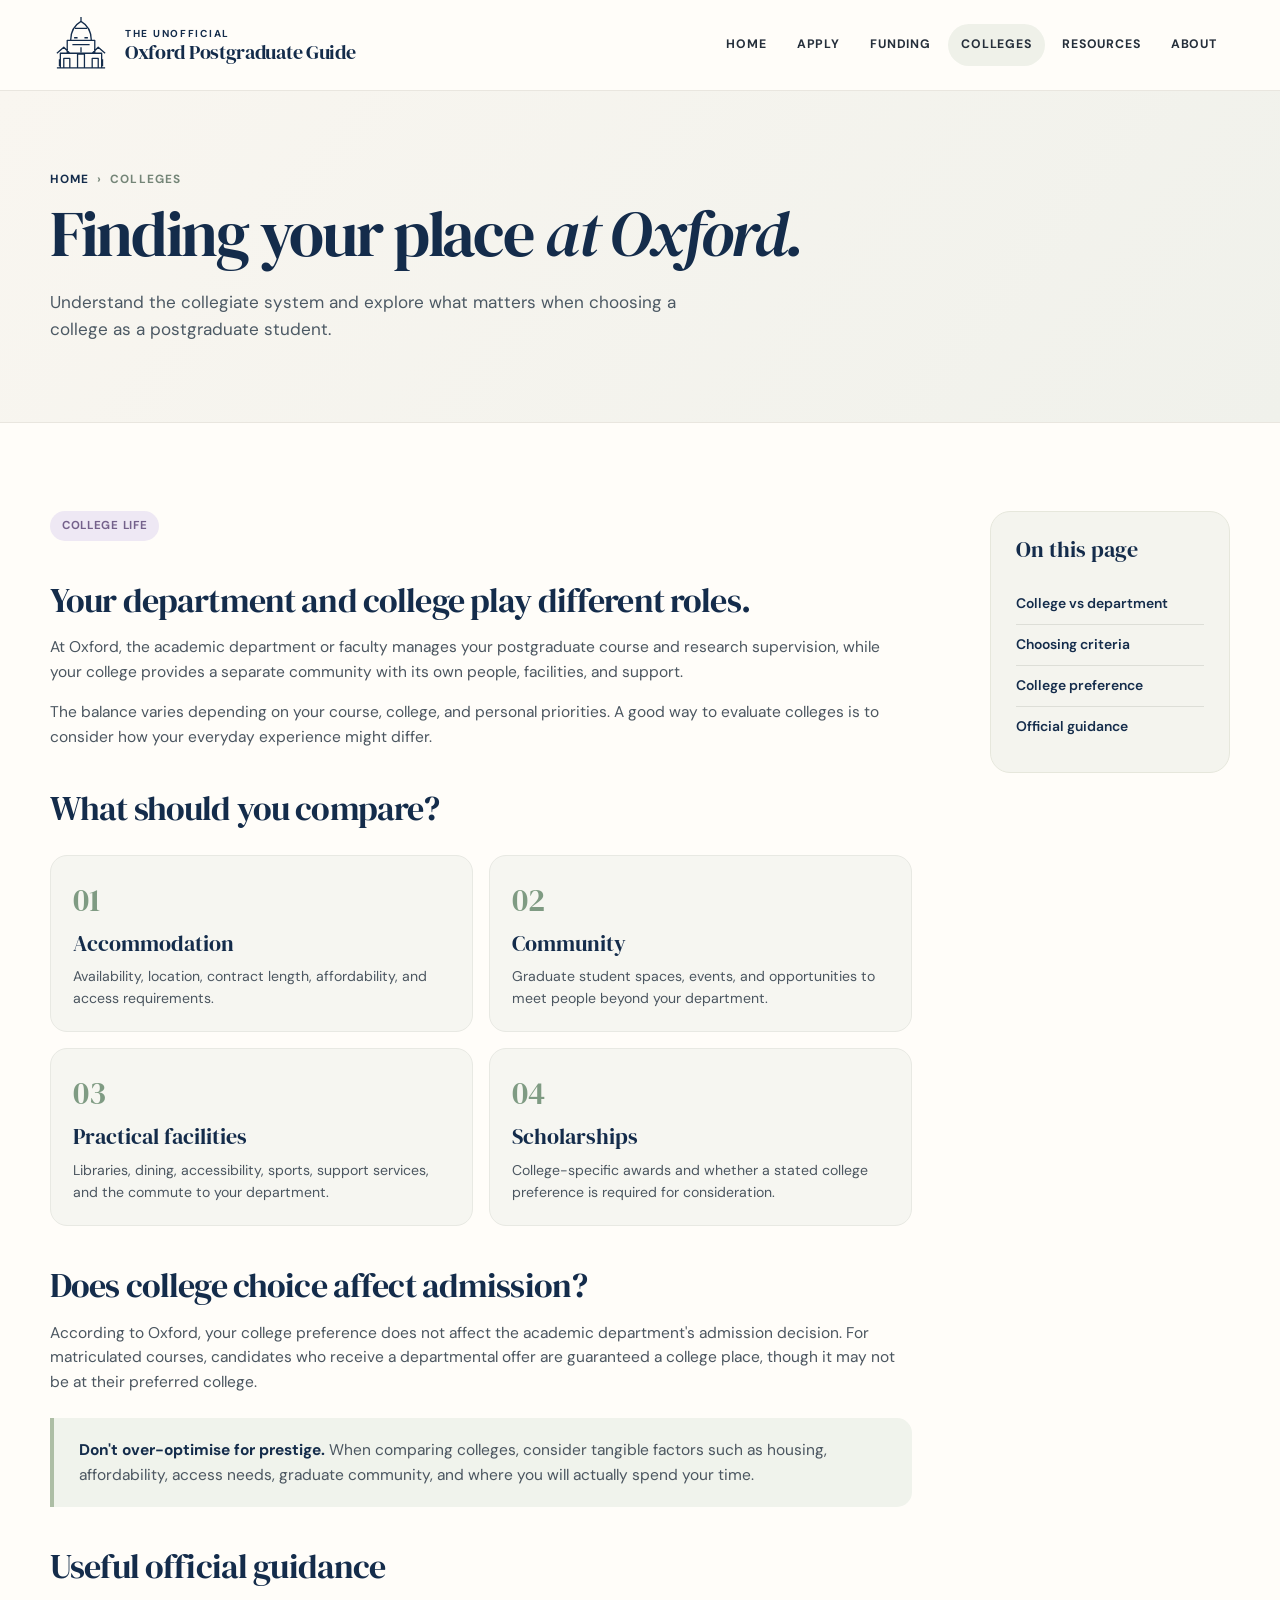
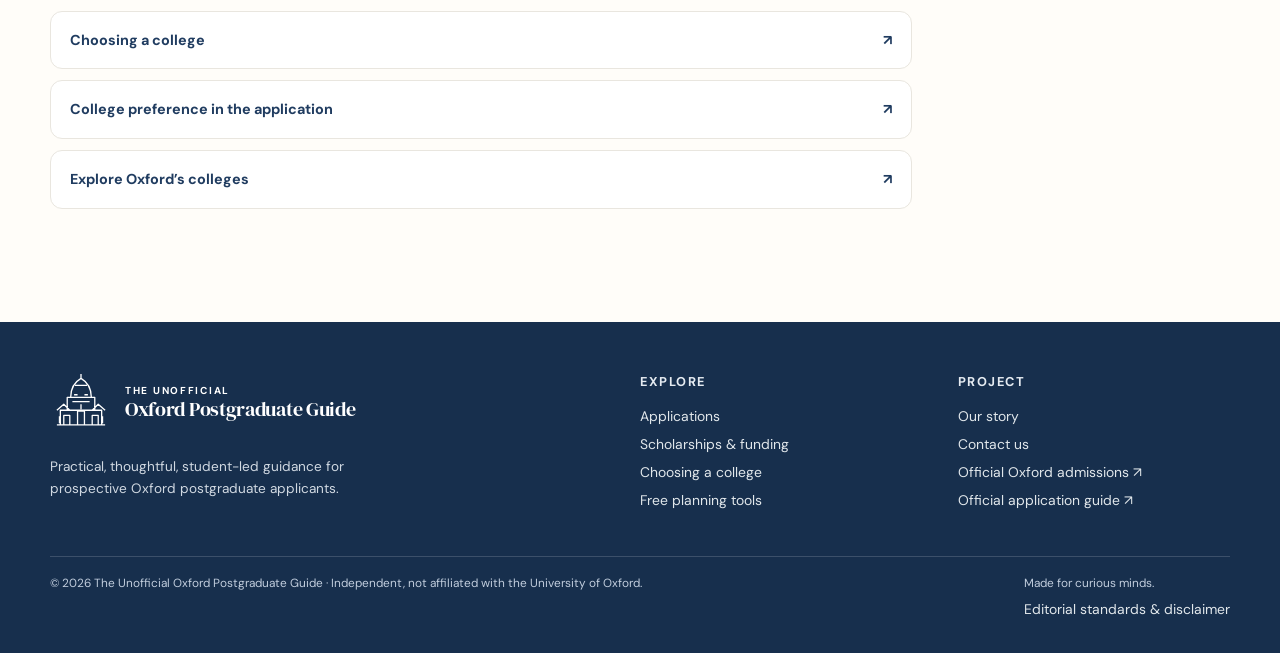
<file: colleges.html>
<!doctype html><html lang="en"><head><meta charset="utf-8"><meta name="viewport" content="width=device-width, initial-scale=1"><meta name="theme-color" content="#142c4b"><meta name="description" content="How Oxford colleges work and how to evaluate the right fit for your postgraduate studies."><title>Choosing a College · The Unofficial Oxford Postgraduate Guide</title><link rel="icon" type="image/svg+xml" href="assets/favicon.svg"><link rel="preconnect" href="https://fonts.googleapis.com"><link rel="preconnect" href="https://fonts.gstatic.com" crossorigin><link rel="stylesheet" href="styles.css"><script defer src="main.js"></script></head><body><a class="skip-link" href="#main">Skip to main content</a><header class="site-header"><div class="container header-inner"><a class="brand" href="index.html" aria-label="The Unofficial Oxford Postgraduate Guide homepage"><svg class="brand-mark" viewBox="0 0 72 68" fill="none" aria-hidden="true" stroke="currentColor" stroke-linejoin="round" stroke-width="1.5"><path d="M8 60h56M12 60V43h48v17M20 43V28h32v15M24 28c0-12 5-18 12-22 7 4 12 10 12 22M36 6V1M29 14h14M26 33h20M32 60V44h8v16M16 49h7v11h-7zM49 49h7v11h-7zM8 43l8-7 7 7M49 43l7-7 8 7"/><path d="M11 58v-8M61 58v-8M28 25h4M40 25h4M36 36v6"/></svg><span class="brand-name"><small>The Unofficial</small>Oxford Postgraduate Guide</span></a><nav aria-label="Main navigation" class="desktop-nav"><a href="index.html">Home</a><a href="apply.html">Apply</a><a href="funding.html">Funding</a><a href="colleges.html" aria-current="page">Colleges</a><a href="resources.html">Resources</a><a href="about.html">About</a></nav><div class="header-actions"><button class="menu-button" type="button" aria-label="Open navigation" aria-controls="mobile-nav" aria-expanded="false"><span aria-hidden="true">☰</span></button></div></div><nav id="mobile-nav" class="mobile-nav" aria-label="Mobile navigation"><a href="index.html">Home</a><a href="apply.html">Apply</a><a href="funding.html">Funding</a><a href="colleges.html" aria-current="page">Colleges</a><a href="resources.html">Resources</a><a href="about.html">About</a></nav></header><section class="page-hero"><div class="container"><div class="bread"><a href="index.html">Home</a><span>›</span>Colleges</div><h1>Finding your place <em>at Oxford.</em></h1><p>Understand the collegiate system and explore what matters when choosing a college as a postgraduate student.</p></div></section><main id="main"><section class="section"><div class="container page-layout"><article class="body-copy"><span class="tag purple">College life</span><h2 id="what">Your department and college play different roles.</h2><p>At Oxford, the academic department or faculty manages your postgraduate course and research supervision, while your college provides a separate community with its own people, facilities, and support.</p><p>The balance varies depending on your course, college, and personal priorities. A good way to evaluate colleges is to consider how your everyday experience might differ.</p><h2 id="choose">What should you compare?</h2><div class="info-grid"><div class="info-card"><span class="number">01</span><h3>Accommodation</h3><p>Availability, location, contract length, affordability, and access requirements.</p></div><div class="info-card"><span class="number">02</span><h3>Community</h3><p>Graduate student spaces, events, and opportunities to meet people beyond your department.</p></div><div class="info-card"><span class="number">03</span><h3>Practical facilities</h3><p>Libraries, dining, accessibility, sports, support services, and the commute to your department.</p></div><div class="info-card"><span class="number">04</span><h3>Scholarships</h3><p>College-specific awards and whether a stated college preference is required for consideration.</p></div></div><h2 id="preference">Does college choice affect admission?</h2><p>According to Oxford, your college preference does not affect the academic department's admission decision. For matriculated courses, candidates who receive a departmental offer are guaranteed a college place, though it may not be at their preferred college.</p><div class="callout"><p><strong>Don't over-optimise for prestige.</strong> When comparing colleges, consider tangible factors such as housing, affordability, access needs, graduate community, and where you will actually spend your time.</p></div><h2 id="official">Useful official guidance</h2><div class="resource-links"><a href="https://www.ox.ac.uk/admissions/graduate/colleges/choosing-college" target="_blank" rel="noopener noreferrer">Choosing a college<span aria-hidden="true"> ↗</span></a><a href="https://www.ox.ac.uk/admissions/graduate/application-guide/starting-your-application/college-preference" target="_blank" rel="noopener noreferrer">College preference in the application<span aria-hidden="true"> ↗</span></a><a href="https://www.ox.ac.uk/admissions/graduate/colleges" target="_blank" rel="noopener noreferrer">Explore Oxford’s colleges<span aria-hidden="true"> ↗</span></a></div></article><aside class="side-panel"><h3>On this page</h3><a href="#what">College vs department</a><a href="#choose">Choosing criteria</a><a href="#preference">College preference</a><a href="#official">Official guidance</a></aside></div></section></main><footer class="footer"><div class="container"><div class="footer-grid"><div><a class="brand" href="index.html"><svg class="brand-mark" viewBox="0 0 72 68" fill="none" aria-hidden="true" stroke="currentColor" stroke-linejoin="round" stroke-width="1.5"><path d="M8 60h56M12 60V43h48v17M20 43V28h32v15M24 28c0-12 5-18 12-22 7 4 12 10 12 22M36 6V1M29 14h14M26 33h20M32 60V44h8v16M16 49h7v11h-7zM49 49h7v11h-7zM8 43l8-7 7 7M49 43l7-7 8 7"/><path d="M11 58v-8M61 58v-8M28 25h4M40 25h4M36 36v6"/></svg><span class="brand-name"><small>The Unofficial</small>Oxford Postgraduate Guide</span></a><p>Practical, thoughtful, student-led guidance for prospective Oxford postgraduate applicants.</p></div><div><h4>Explore</h4><a href="apply.html">Applications</a><a href="funding.html">Scholarships &amp; funding</a><a href="colleges.html">Choosing a college</a><a href="resources.html">Free planning tools</a></div><div><h4>Project</h4><a href="about.html">Our story</a><a href="mailto:dphilintraining@gmail.com">Contact us</a><a href="https://www.ox.ac.uk/admissions/graduate" rel="noopener noreferrer" target="_blank">Official Oxford admissions ↗</a><a href="https://www.ox.ac.uk/admissions/graduate/application-guide" rel="noopener noreferrer" target="_blank">Official application guide ↗</a></div></div><div class="footer-bottom"><span>© 2026 The Unofficial Oxford Postgraduate Guide · Independent, not affiliated with the University of Oxford.</span><span>Made for curious minds. <a href="about.html#disclaimer">Editorial standards &amp; disclaimer</a></span></div></div></footer></body></html>
</file>
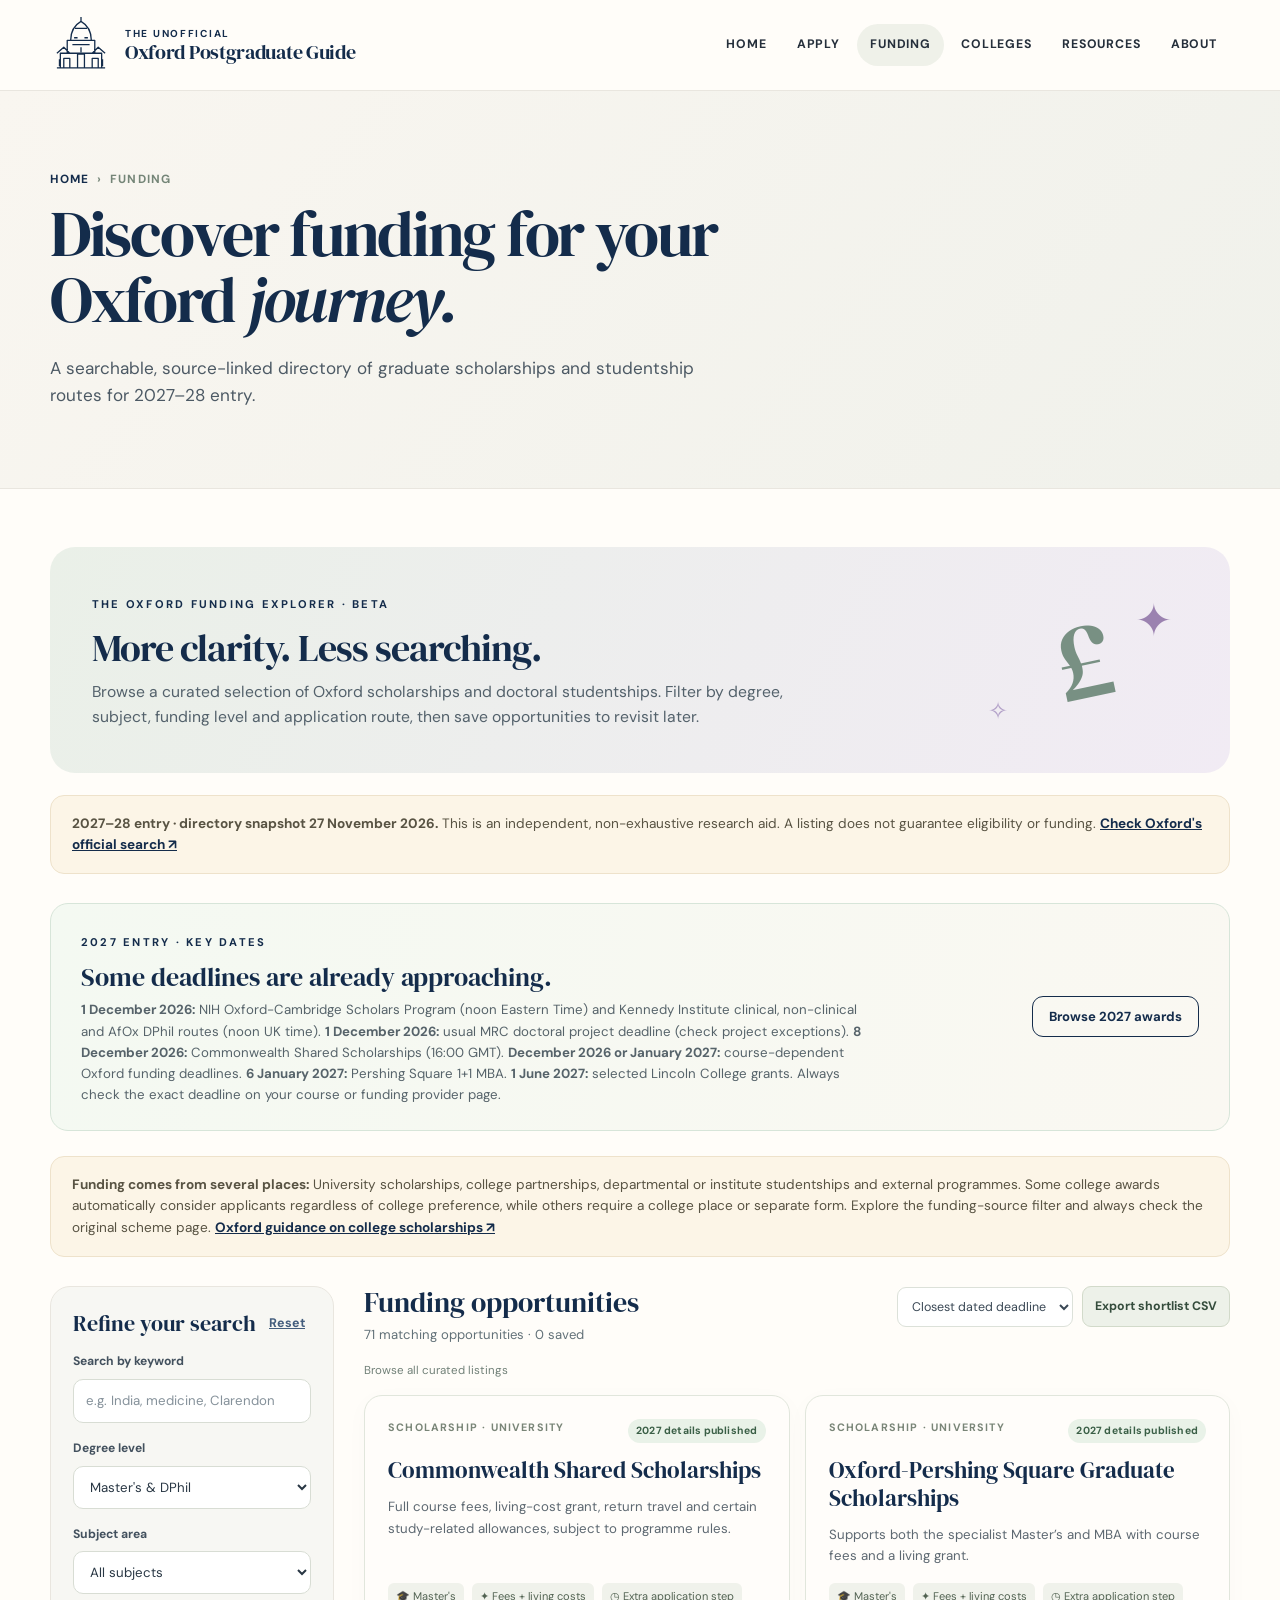
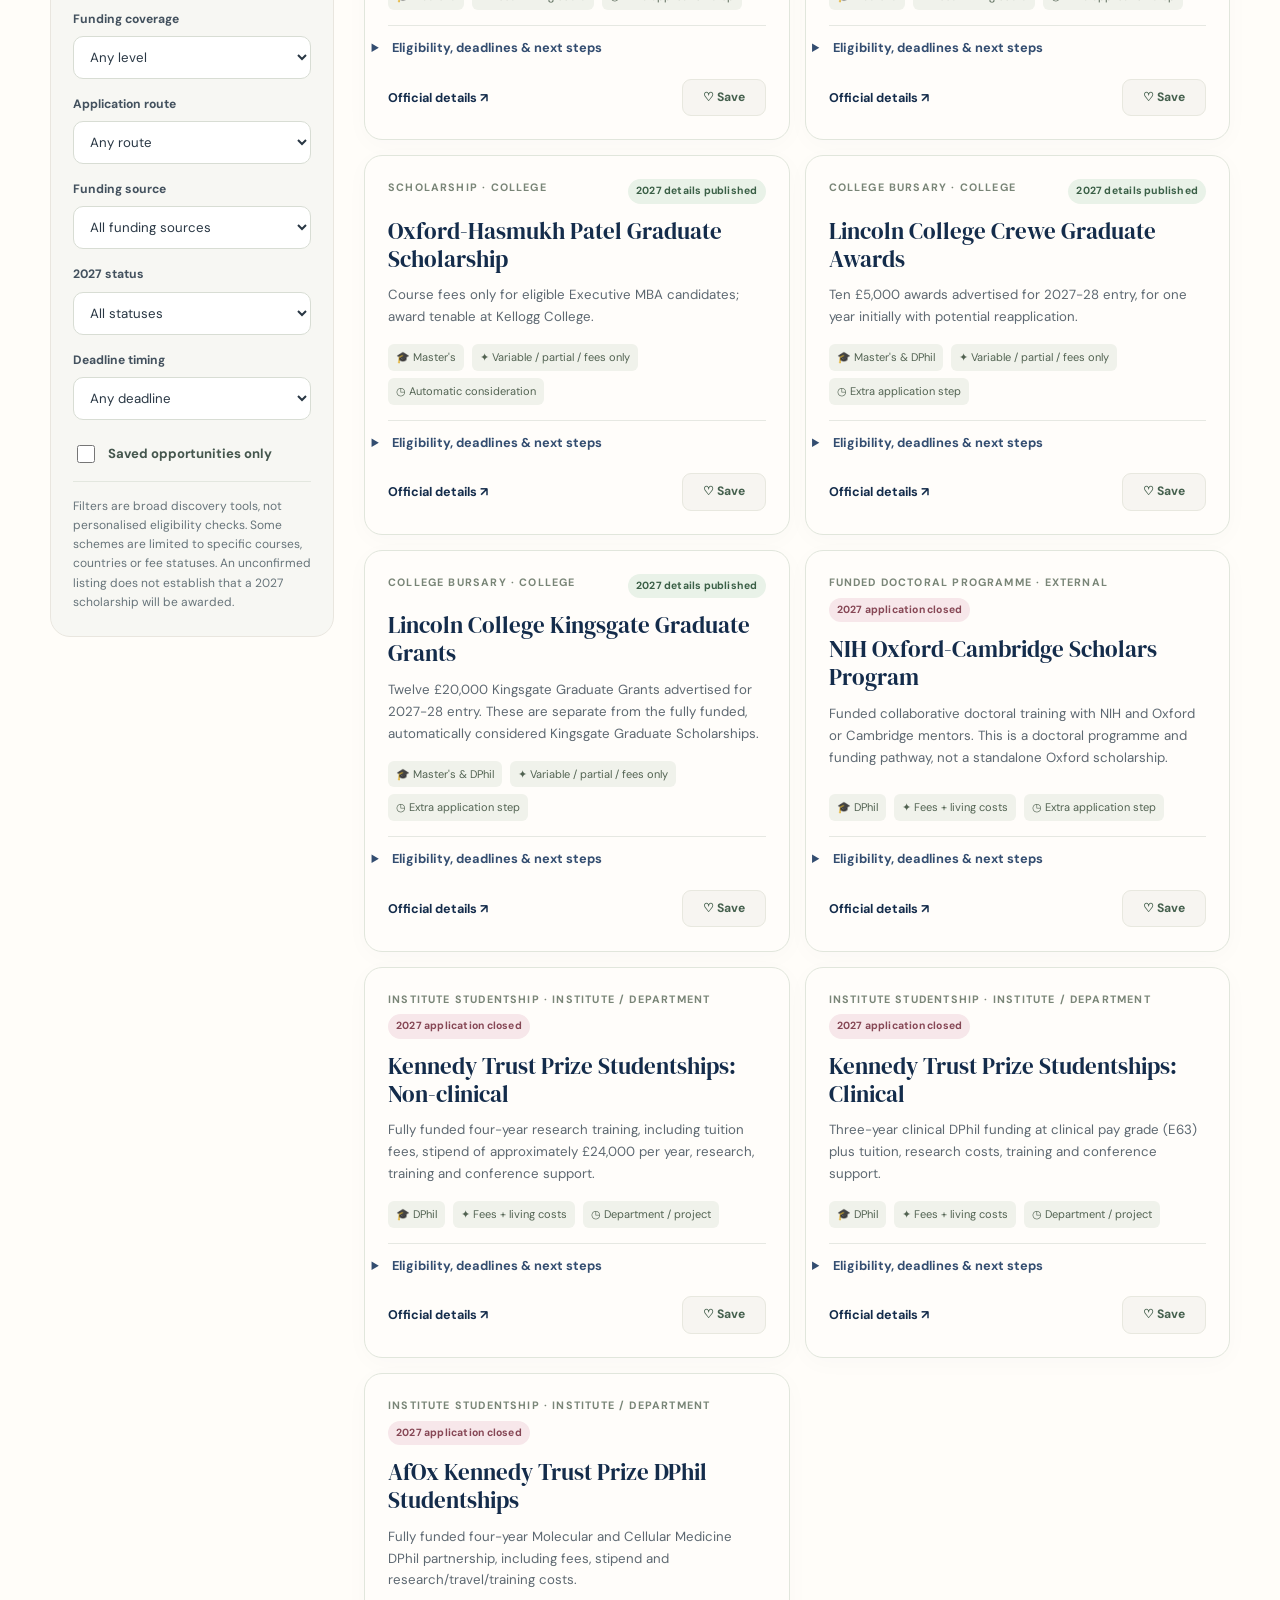
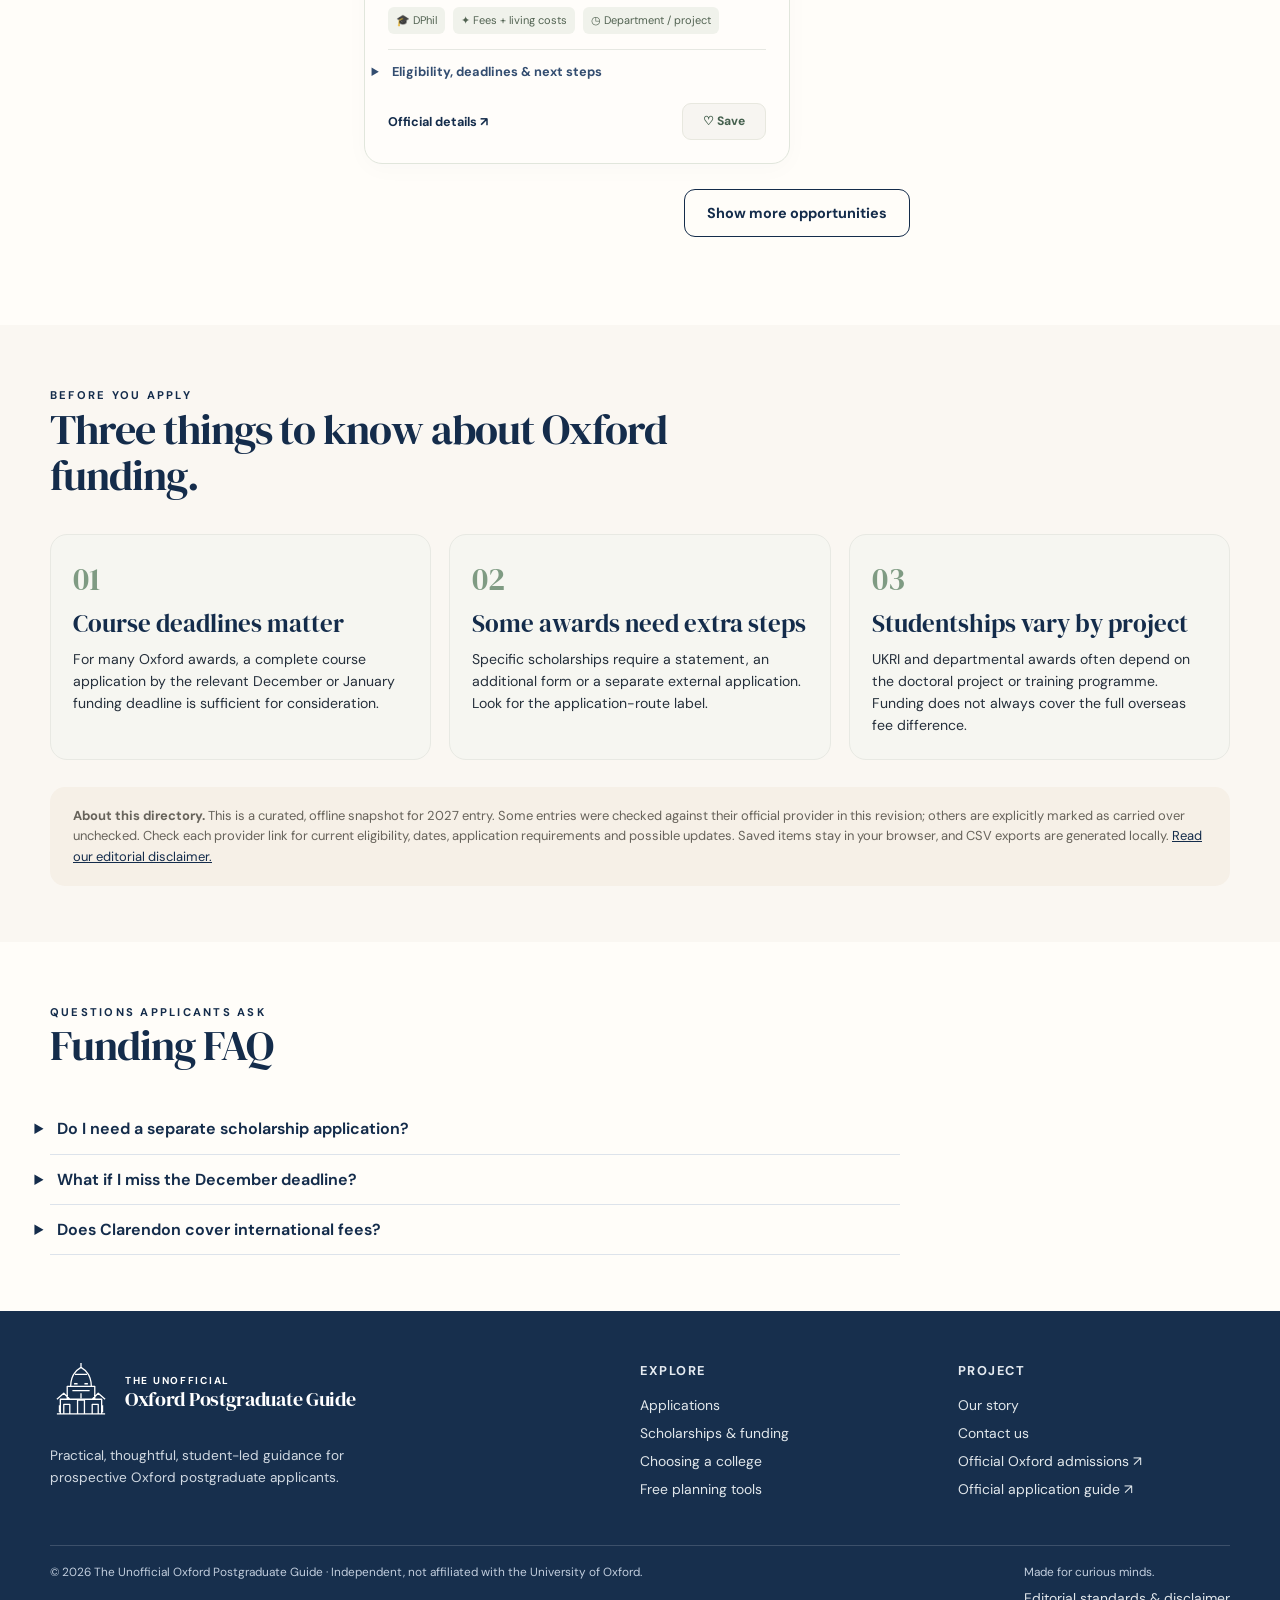
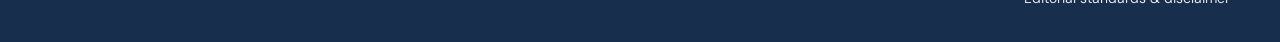
<file: funding.html>
<!DOCTYPE html>

<html lang="en"><head><meta charset="utf-8"/><meta content="width=device-width, initial-scale=1" name="viewport"/><meta content="#142c4b" name="theme-color"/><meta content="Explore 2027-entry Oxford postgraduate scholarships: searchable funding opportunities, deadlines, eligibility, application routes and official links." name="description"/><title>Oxford Scholarships 2027 Entry · The Unofficial Oxford Postgraduate Guide</title><link href="assets/favicon.svg" rel="icon" type="image/svg+xml"/><link href="https://fonts.googleapis.com" rel="preconnect"/><link crossorigin="" href="https://fonts.gstatic.com" rel="preconnect"/><link href="styles.css" rel="stylesheet"/><script defer="" src="main.js"></script><script defer="True" src="scholarships-data.js"></script><script defer="True" src="funding-explorer.js"></script></head><body><a class="skip-link" href="#main">Skip to main content</a><header class="site-header"><div class="container header-inner"><a aria-label="The Unofficial Oxford Postgraduate Guide homepage" class="brand" href="index.html"><svg aria-hidden="true" class="brand-mark" fill="none" stroke="currentColor" stroke-linejoin="round" stroke-width="1.5" viewbox="0 0 72 68"><path d="M8 60h56M12 60V43h48v17M20 43V28h32v15M24 28c0-12 5-18 12-22 7 4 12 10 12 22M36 6V1M29 14h14M26 33h20M32 60V44h8v16M16 49h7v11h-7zM49 49h7v11h-7zM8 43l8-7 7 7M49 43l7-7 8 7"></path><path d="M11 58v-8M61 58v-8M28 25h4M40 25h4M36 36v6"></path></svg><span class="brand-name"><small>The Unofficial</small>Oxford Postgraduate Guide</span></a><nav aria-label="Main navigation" class="desktop-nav"><a href="index.html">Home</a><a href="apply.html">Apply</a><a aria-current="page" href="funding.html">Funding</a><a href="colleges.html">Colleges</a><a href="resources.html">Resources</a><a href="about.html">About</a></nav><div class="header-actions"><button aria-controls="mobile-nav" aria-expanded="false" aria-label="Open navigation" class="menu-button" type="button"><span aria-hidden="true">☰</span></button></div></div><nav aria-label="Mobile navigation" class="mobile-nav" id="mobile-nav"><a href="index.html">Home</a><a href="apply.html">Apply</a><a aria-current="page" href="funding.html">Funding</a><a href="colleges.html">Colleges</a><a href="resources.html">Resources</a><a href="about.html">About</a></nav></header><section class="page-hero"><div class="container"><div class="bread"><a href="index.html">Home</a><span>›</span>Funding</div><h1>Discover funding for your Oxford <em>journey.</em></h1><p>A searchable, source-linked directory of graduate scholarships and studentship routes for 2027–28 entry.</p></div></section><main id="main">
<section class="section explorer-section" id="explorer">
<div class="container">
<div class="explorer-banner">
<div><span class="eyebrow">The Oxford Funding Explorer · Beta</span>
<h2>More clarity. Less searching.</h2>
<p>Browse a curated selection of Oxford scholarships and doctoral studentships. Filter by degree, subject, funding level and application route, then save opportunities to revisit later.</p>
</div>
<div aria-hidden="true" class="explorer-banner-art"><span>£</span><span>✦</span><span>✧</span></div>
</div>
<div class="notice-strip"><strong>2027–28 entry · directory snapshot 27 November 2026.</strong> This is an independent, non-exhaustive research aid. A listing does not guarantee eligibility or funding. <a href="https://www.ox.ac.uk/admissions/graduate/fees-and-funding/fees-funding-and-scholarship-search" rel="noopener noreferrer" target="_blank">Check Oxford's official search ↗</a></div><div class="deadline-highlight"><div><span class="eyebrow">2027 entry · key dates</span><h3>Some deadlines are already approaching.</h3><p><strong>1 December 2026:</strong> NIH Oxford-Cambridge Scholars Program (noon Eastern Time) and Kennedy Institute clinical, non-clinical and AfOx DPhil routes (noon UK time). <strong>1 December 2026:</strong> usual MRC doctoral project deadline (check project exceptions). <strong>8 December 2026:</strong> Commonwealth Shared Scholarships (16:00 GMT). <strong>December 2026 or January 2027:</strong> course-dependent Oxford funding deadlines. <strong>6 January 2027:</strong> Pershing Square 1+1 MBA. <strong>1 June 2027:</strong> selected Lincoln College grants. Always check the exact deadline on your course or funding provider page.</p></div><a class="button secondary small" href="#funding-results">Browse 2027 awards</a></div><div class="notice-strip source-scope-notice"><strong>Funding comes from several places:</strong> University scholarships, college partnerships, departmental or institute studentships and external programmes. Some college awards automatically consider applicants regardless of college preference, while others require a college place or separate form. Explore the funding-source filter and always check the original scheme page. <a href="https://www.ox.ac.uk/admissions/graduate/application-guide/starting-your-application/college-preference" rel="noopener noreferrer" target="_blank">Oxford guidance on college scholarships ↗</a></div>
<div class="explorer-shell">
<aside aria-labelledby="filter-heading" class="filter-panel">
<div class="filter-title"><h3 id="filter-heading">Refine your search</h3><button class="text-reset" id="filters-reset" type="button">Reset</button></div>
<div class="filter-field"><label for="funding-query">Search by keyword</label><input autocomplete="off" id="funding-query" placeholder="e.g. India, medicine, Clarendon" type="search"/></div>
<div class="filter-field"><label for="filter-degree">Degree level</label><select id="filter-degree"><option value="all">Master's &amp; DPhil</option><option value="masters">Master's</option><option value="dphil">DPhil</option></select></div>
<div class="filter-field"><label for="filter-subject">Subject area</label><select id="filter-subject"><option value="all">All subjects</option><option value="humanities">Humanities</option><option value="social">Social sciences</option><option value="medical">Medical sciences</option><option value="stem">Maths, physical &amp; life sciences</option><option value="law">Law</option><option value="business">Business</option></select></div>
<div class="filter-field"><label for="filter-coverage">Funding coverage</label><select id="filter-coverage"><option value="all">Any level</option><option value="full">Fees + living costs</option><option value="variable">Variable / project dependent</option></select></div>
<div class="filter-field"><label for="filter-route">Application route</label><select id="filter-route"><option value="all">Any route</option><option value="automatic">Automatic consideration</option><option value="additional">Extra form or statement</option><option value="invitation">Invited to provide information</option><option value="department">Department / project</option><option value="mixed">Depends on eligibility route</option></select></div><div class="filter-field"><label for="filter-provider">Funding source</label><select id="filter-provider"><option value="all">All funding sources</option><option value="university">University-wide</option><option value="college">College scholarships</option><option value="department">Departments &amp; institutes</option><option value="external">External funders</option></select></div>
<div class="filter-field"><label for="filter-status">2027 status</label><select id="filter-status"><option value="all">All statuses</option><option value="published">2027 information published</option><option value="pending">Details still pending</option><option value="closed">Deadline passed</option></select></div><div class="filter-field"><label for="filter-deadline">Deadline timing</label><select id="filter-deadline"><option value="all">Any deadline</option><option value="soon">Within the next 30 days</option><option value="passed">Deadline already passed</option><option value="undated">Course-dependent / not confirmed</option></select></div>
<label class="saved-filter"><input id="filter-saved" type="checkbox"/> Saved opportunities only</label>
<div class="filter-footnote">Filters are broad discovery tools, not personalised eligibility checks. Some schemes are limited to specific courses, countries or fee statuses. An unconfirmed listing does not establish that a 2027 scholarship will be awarded.</div>
</aside>
<div class="results-panel">
<div class="results-toolbar"><div><h3>Funding opportunities</h3><p aria-live="polite" id="result-count">Loading listings…</p></div><div class="results-actions"><label class="visually-hidden" for="filter-sort">Sort opportunities</label><select aria-label="Sort opportunities" id="filter-sort"><option value="deadline">Closest dated deadline</option><option value="featured">Alphabetical (A–Z)</option><option value="status">Published first</option></select><button class="export-button" id="export-saved" type="button">Export shortlist CSV</button></div></div>
<div aria-live="polite" class="active-filters" id="active-filters"></div>
<div aria-live="polite" class="funding-results" id="funding-results"></div>
<div class="results-bottom"><button class="button secondary" hidden="" id="show-more" type="button">Show more opportunities</button></div>
</div>
</div>
</div>
</section>
<section class="section tight funding-explainer" id="how-to-use"><div class="container">
<div class="section-head"><span class="eyebrow">Before you apply</span><h2>Three things to know about Oxford funding.</h2></div>
<div class="cards-grid">
<div class="info-card"><span class="number">01</span><h3>Course deadlines matter</h3><p>For many Oxford awards, a complete course application by the relevant December or January funding deadline is sufficient for consideration.</p></div>
<div class="info-card"><span class="number">02</span><h3>Some awards need extra steps</h3><p>Specific scholarships require a statement, an additional form or a separate external application. Look for the application-route label.</p></div>
<div class="info-card"><span class="number">03</span><h3>Studentships vary by project</h3><p>UKRI and departmental awards often depend on the doctoral project or training programme. Funding does not always cover the full overseas fee difference.</p></div>
</div>
<div class="legal-box"><strong>About this directory. </strong>This is a curated, offline snapshot for 2027 entry. Some entries were checked against their official provider in this revision; others are explicitly marked as carried over unchecked. Check each provider link for current eligibility, dates, application requirements and possible updates. Saved items stay in your browser, and CSV exports are generated locally. <a href="about.html#disclaimer">Read our editorial disclaimer.</a></div>
</div></section>
<section class="section tight" id="funding-faq"><div class="container"><div class="section-head"><span class="eyebrow">Questions applicants ask</span><h2>Funding FAQ</h2></div>
<div class="body-copy" style="max-width:850px">
<details><summary>Do I need a separate scholarship application?</summary><p>For many Oxford graduate scholarships, including Clarendon, a complete course application submitted by the relevant December or January funding deadline is enough for automatic scholarship consideration. Others, including many external scholarships, require separate applications or additional statements. The application route shown in the directory is a starting point, not a substitute for the provider's current requirements.</p></details>
<details><summary>What if I miss the December deadline?</summary><p>Check the exact deadline on your chosen course page. Some courses use January funding deadlines, while others have December deadlines or project-specific funding dates. If you miss the relevant funding deadline, you may still be able to apply for admission if the course is open, but you may not be considered for some awards. External funding deadlines can be entirely separate.</p></details>
<details><summary>Does Clarendon cover international fees?</summary><p>Yes. Oxford states that Clarendon covers course fees in full for both Home and Overseas fee-status scholars. Full-time recipients also receive a living-cost grant. Check the duration and other terms on the official <a href="https://www.ox.ac.uk/admissions/graduate/fees-and-funding/funding/clarendon/applicants" rel="noopener noreferrer" target="_blank">Clarendon applicant page</a>.</p></details>
</div></div></section></main><footer class="footer"><div class="container"><div class="footer-grid"><div><a class="brand" href="index.html"><svg aria-hidden="true" class="brand-mark" fill="none" stroke="currentColor" stroke-linejoin="round" stroke-width="1.5" viewbox="0 0 72 68"><path d="M8 60h56M12 60V43h48v17M20 43V28h32v15M24 28c0-12 5-18 12-22 7 4 12 10 12 22M36 6V1M29 14h14M26 33h20M32 60V44h8v16M16 49h7v11h-7zM49 49h7v11h-7zM8 43l8-7 7 7M49 43l7-7 8 7"></path><path d="M11 58v-8M61 58v-8M28 25h4M40 25h4M36 36v6"></path></svg><span class="brand-name"><small>The Unofficial</small>Oxford Postgraduate Guide</span></a><p>Practical, thoughtful, student-led guidance for prospective Oxford postgraduate applicants.</p></div><div><h4>Explore</h4><a href="apply.html">Applications</a><a href="funding.html">Scholarships &amp; funding</a><a href="colleges.html">Choosing a college</a><a href="resources.html">Free planning tools</a></div><div><h4>Project</h4><a href="about.html">Our story</a><a href="mailto:dphilintraining@gmail.com">Contact us</a><a href="https://www.ox.ac.uk/admissions/graduate" rel="noopener noreferrer" target="_blank">Official Oxford admissions ↗</a><a href="https://www.ox.ac.uk/admissions/graduate/application-guide" rel="noopener noreferrer" target="_blank">Official application guide ↗</a></div></div><div class="footer-bottom"><span>© 2026 The Unofficial Oxford Postgraduate Guide · Independent, not affiliated with the University of Oxford.</span><span>Made for curious minds. <a href="about.html#disclaimer">Editorial standards &amp; disclaimer</a></span></div></div></footer></body></html>
</file>
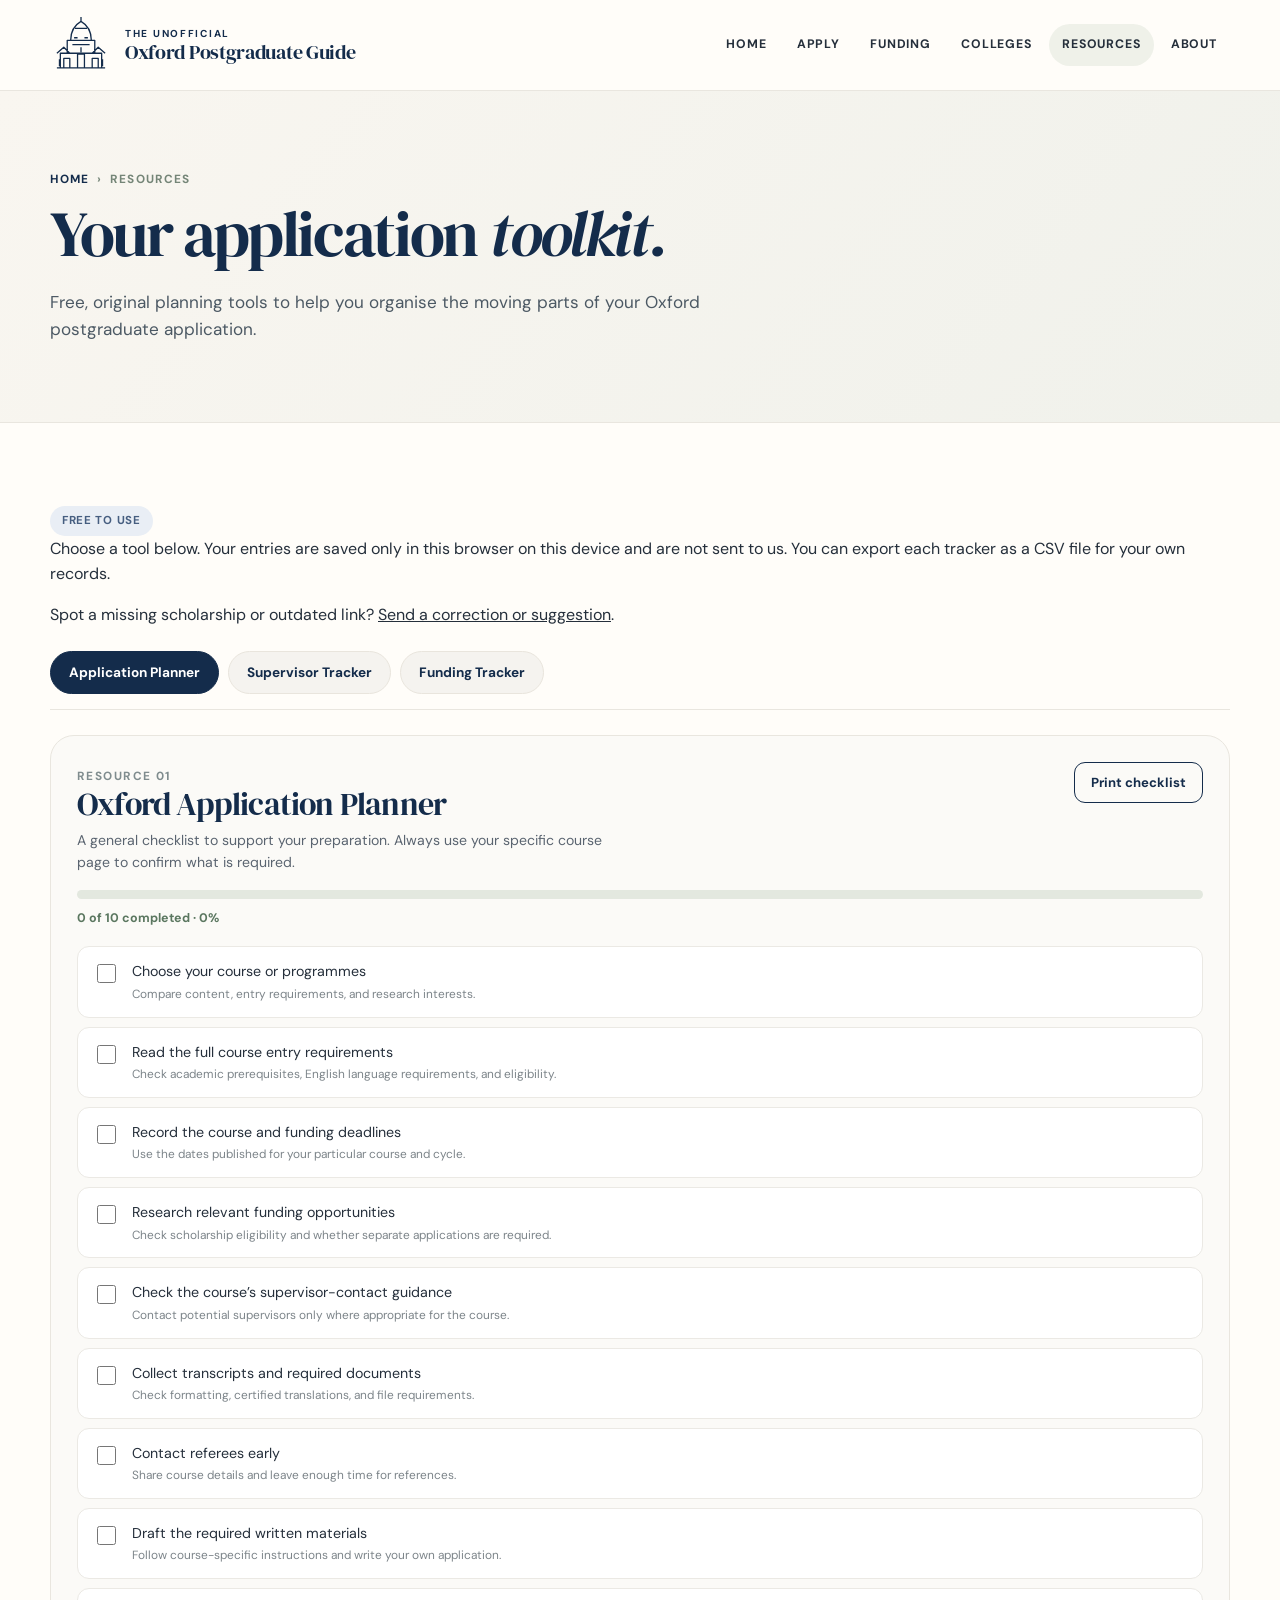
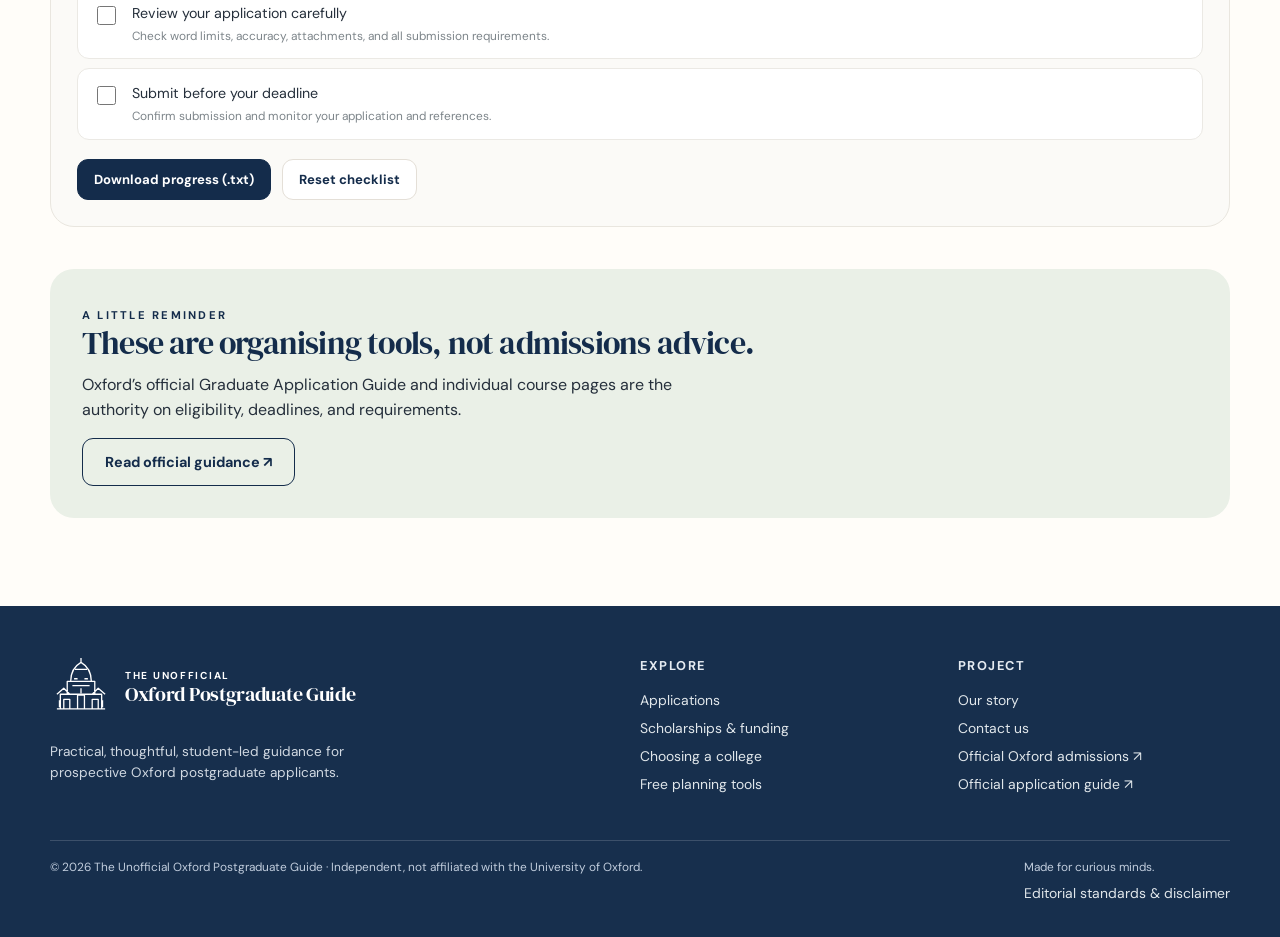
<file: resources.html>
<!doctype html><html lang="en"><head><meta charset="utf-8"><meta name="viewport" content="width=device-width, initial-scale=1"><meta name="theme-color" content="#142c4b"><meta name="description" content="Free application planner, potential supervisor tracker, and scholarship funding tracker."><title>Free Resources · The Unofficial Oxford Postgraduate Guide</title><link rel="icon" type="image/svg+xml" href="assets/favicon.svg"><link rel="preconnect" href="https://fonts.googleapis.com"><link rel="preconnect" href="https://fonts.gstatic.com" crossorigin><link rel="stylesheet" href="styles.css"><script defer src="main.js"></script></head><body><a class="skip-link" href="#main">Skip to main content</a><header class="site-header"><div class="container header-inner"><a class="brand" href="index.html" aria-label="The Unofficial Oxford Postgraduate Guide homepage"><svg class="brand-mark" viewBox="0 0 72 68" fill="none" aria-hidden="true" stroke="currentColor" stroke-linejoin="round" stroke-width="1.5"><path d="M8 60h56M12 60V43h48v17M20 43V28h32v15M24 28c0-12 5-18 12-22 7 4 12 10 12 22M36 6V1M29 14h14M26 33h20M32 60V44h8v16M16 49h7v11h-7zM49 49h7v11h-7zM8 43l8-7 7 7M49 43l7-7 8 7"/><path d="M11 58v-8M61 58v-8M28 25h4M40 25h4M36 36v6"/></svg><span class="brand-name"><small>The Unofficial</small>Oxford Postgraduate Guide</span></a><nav aria-label="Main navigation" class="desktop-nav"><a href="index.html">Home</a><a href="apply.html">Apply</a><a href="funding.html">Funding</a><a href="colleges.html">Colleges</a><a href="resources.html" aria-current="page">Resources</a><a href="about.html">About</a></nav><div class="header-actions"><button class="menu-button" type="button" aria-label="Open navigation" aria-controls="mobile-nav" aria-expanded="false"><span aria-hidden="true">☰</span></button></div></div><nav id="mobile-nav" class="mobile-nav" aria-label="Mobile navigation"><a href="index.html">Home</a><a href="apply.html">Apply</a><a href="funding.html">Funding</a><a href="colleges.html">Colleges</a><a href="resources.html" aria-current="page">Resources</a><a href="about.html">About</a></nav></header><section class="page-hero"><div class="container"><div class="bread"><a href="index.html">Home</a><span>›</span>Resources</div><h1>Your application <em>toolkit.</em></h1><p>Free, original planning tools to help you organise the moving parts of your Oxford postgraduate application.</p></div></section><main id="main"><section class="section tight"><div class="container"><div class="tools-intro"><span class="tag blue">Free to use</span><p>Choose a tool below. Your entries are saved only in this browser on this device and are not sent to us. You can export each tracker as a CSV file for your own records.</p><p>Spot a missing scholarship or outdated link? <a href="mailto:dphilintraining@gmail.com?subject=Funding%20guide%20suggestion">Send a correction or suggestion</a>.</p></div><div class="tool-tabs" role="tablist" aria-label="Application tools"><button type="button" role="tab" id="tab-planner" aria-controls="planner" aria-selected="true" data-panel="planner">Application Planner</button><button type="button" role="tab" id="tab-supervisor" aria-controls="supervisor-tool" aria-selected="false" data-panel="supervisor-tool">Supervisor Tracker</button><button type="button" role="tab" id="tab-funding" aria-controls="funding-tool" aria-selected="false" data-panel="funding-tool">Funding Tracker</button></div>
<section class="tool-panel active" id="planner" role="tabpanel" aria-labelledby="tab-planner"><div class="tool-shell"><div class="tool-top"><div><span class="source-label">Resource 01</span><h2>Oxford Application Planner</h2><p>A general checklist to support your preparation. Always use your specific course page to confirm what is required.</p></div><button type="button" class="button secondary small" data-print>Print checklist</button></div><div class="progress-track" role="progressbar" aria-label="Application preparation progress" aria-valuenow="0" aria-valuemin="0" aria-valuemax="100" id="planner-progress"><div class="progress-fill" id="planner-fill"></div></div><div class="progress-caption" id="planner-caption">0 of 10 completed</div><div class="checklist" id="checklist"><!-- rendered by JS --></div><div class="tool-row"><button type="button" class="button small" id="download-checklist">Download progress (.txt)</button><button type="button" class="button ghost small" id="reset-checklist">Reset checklist</button></div></div></section>
<section class="tool-panel" id="supervisor-tool" role="tabpanel" aria-labelledby="tab-supervisor"><div class="tool-shell"><div class="tool-top"><div><span class="source-label">Resource 02</span><h2>DPhil Supervisor Tracker</h2><p>Organise researchers you might contact. Check whether your specific DPhil course recommends supervisor contact before writing.</p></div><button class="button secondary small export-table" type="button" data-type="supervisors">Export CSV</button></div><div class="table-wrap"><table class="tool-table"><thead><tr><th>Researcher</th><th>Department / group</th><th>Research fit</th><th>Status</th><th>Action</th></tr></thead><tbody id="supervisors-rows"><tr class="empty-row"><td colspan="5">No researchers added yet.</td></tr></tbody></table></div><form class="field-grid" id="supervisor-form"><div class="field"><label for="sup-name">Researcher name</label><input id="sup-name" name="name" placeholder="e.g. Dr Jane Smith" required maxlength="100"></div><div class="field"><label for="sup-group">Department or group</label><input id="sup-group" name="group" placeholder="Department / lab" required maxlength="100"></div><div class="field"><label for="sup-fit">Research fit</label><input id="sup-fit" name="fit" placeholder="Shared interests" maxlength="130"></div><div class="field"><label for="sup-status">Status</label><select name="status" id="sup-status"><option>To research</option><option>Contact planned</option><option>Contacted</option><option>In discussion</option><option>Not available</option></select></div><div class="field"><label>&nbsp;</label><button type="submit" class="button small">Add researcher +</button></div></form><p class="status-toast" id="supervisors-toast" role="status"></p></div></section>
<section class="tool-panel" id="funding-tool" role="tabpanel" aria-labelledby="tab-funding"><div class="tool-shell"><div class="tool-top"><div><span class="source-label">Resource 03</span><h2>Funding Tracker</h2><p>Keep scholarship opportunities, deadlines, and application requirements together. Verify every opportunity with the funder.</p></div><button class="button secondary small export-table" type="button" data-type="funding">Export CSV</button></div><div class="table-wrap"><table class="tool-table"><thead><tr><th>Opportunity</th><th>Deadline</th><th>Coverage / notes</th><th>Status</th><th>Action</th></tr></thead><tbody id="funding-rows"><tr class="empty-row"><td colspan="5">No opportunities added yet.</td></tr></tbody></table></div><form class="field-grid" id="funding-form"><div class="field"><label for="fund-name">Scholarship or studentship</label><input name="name" id="fund-name" placeholder="Opportunity name" required maxlength="100"></div><div class="field"><label for="fund-date">Deadline</label><input name="deadline" id="fund-date" type="date"></div><div class="field"><label for="fund-notes">Coverage / notes</label><input name="notes" id="fund-notes" placeholder="Fees, stipend, eligibility..." maxlength="150"></div><div class="field"><label for="fund-status">Status</label><select id="fund-status" name="status"><option>To investigate</option><option>Eligible / reviewing</option><option>Preparing application</option><option>Submitted</option><option>Decision received</option></select></div><div class="field"><label>&nbsp;</label><button type="submit" class="button small">Add opportunity +</button></div></form><p class="status-toast" id="funding-toast" role="status"></p></div></section>
<div class="feature-banner" style="margin-top:42px"><span class="eyebrow">A little reminder</span><h2>These are organising tools, not admissions advice.</h2><p>Oxford’s official Graduate Application Guide and individual course pages are the authority on eligibility, deadlines, and requirements.</p><a href="https://www.ox.ac.uk/admissions/graduate/application-guide" class="button secondary" rel="noopener noreferrer" target="_blank">Read official guidance ↗</a></div></div></section></main><footer class="footer"><div class="container"><div class="footer-grid"><div><a class="brand" href="index.html"><svg class="brand-mark" viewBox="0 0 72 68" fill="none" aria-hidden="true" stroke="currentColor" stroke-linejoin="round" stroke-width="1.5"><path d="M8 60h56M12 60V43h48v17M20 43V28h32v15M24 28c0-12 5-18 12-22 7 4 12 10 12 22M36 6V1M29 14h14M26 33h20M32 60V44h8v16M16 49h7v11h-7zM49 49h7v11h-7zM8 43l8-7 7 7M49 43l7-7 8 7"/><path d="M11 58v-8M61 58v-8M28 25h4M40 25h4M36 36v6"/></svg><span class="brand-name"><small>The Unofficial</small>Oxford Postgraduate Guide</span></a><p>Practical, thoughtful, student-led guidance for prospective Oxford postgraduate applicants.</p></div><div><h4>Explore</h4><a href="apply.html">Applications</a><a href="funding.html">Scholarships &amp; funding</a><a href="colleges.html">Choosing a college</a><a href="resources.html">Free planning tools</a></div><div><h4>Project</h4><a href="about.html">Our story</a><a href="mailto:dphilintraining@gmail.com">Contact us</a><a href="https://www.ox.ac.uk/admissions/graduate" rel="noopener noreferrer" target="_blank">Official Oxford admissions ↗</a><a href="https://www.ox.ac.uk/admissions/graduate/application-guide" rel="noopener noreferrer" target="_blank">Official application guide ↗</a></div></div><div class="footer-bottom"><span>© 2026 The Unofficial Oxford Postgraduate Guide · Independent, not affiliated with the University of Oxford.</span><span>Made for curious minds. <a href="about.html#disclaimer">Editorial standards &amp; disclaimer</a></span></div></div></footer></body></html>
</file>
<file: styles.css>
@import url('https://fonts.googleapis.com/css2?family=DM+Sans:wght@400;500;600;700&family=DM+Serif+Display:ital@0;1&display=swap');
:root{--navy:#142c4b;--navy2:#203c60;--ink:#252f3b;--muted:#626b75;--cream:#faf7f2;--ivory:#fffdf9;--sage:#adbea5;--sage-wash:#eaf0e7;--lavender:#d8cbe5;--lavender-wash:#f1ecf6;--sky:#e9eef5;--sand:#f0e8d9;--border:#e9e6df;--shadow:0 18px 50px rgba(30,42,56,.07);--heading:'DM Serif Display',Georgia,'Times New Roman',serif;--body:'DM Sans',Arial,sans-serif}
*{box-sizing:border-box}html{scroll-behavior:smooth}body{margin:0;background:var(--ivory);color:var(--ink);font-family:var(--body);font-size:16px;line-height:1.58;-webkit-font-smoothing:antialiased}a{color:inherit}button,input,select,textarea{font:inherit}button{cursor:pointer}img{max-width:100%;display:block}svg{overflow:visible}::selection{background:var(--lavender);color:var(--navy)}:focus-visible{outline:3px solid #8779c9;outline-offset:4px}h1,h2,h3,p{margin-top:0}h1,h2,h3{color:var(--navy)}h1,h2,h3,.serif{font-family:var(--heading);font-weight:400}h1{font-size:clamp(3.35rem,5.3vw,5.8rem);line-height:1.03;letter-spacing:-.036em}h2{font-size:clamp(2rem,3.25vw,3.1rem);line-height:1.12;letter-spacing:-.025em}h3{font-size:1.55rem;line-height:1.18}p{margin-bottom:1rem}.eyebrow{font-family:var(--body);font-size:.7rem;font-weight:700;letter-spacing:.2em;text-transform:uppercase;color:var(--navy)}.container{width:min(1180px,calc(100% - 64px));margin-inline:auto}.skip-link{position:absolute;left:12px;top:-70px;background:white;z-index:99;padding:12px}.skip-link:focus{top:12px}.site-header{height:91px;background:rgba(255,253,249,.97);border-bottom:1px solid var(--border);position:sticky;top:0;z-index:40;backdrop-filter:blur(16px)}.header-inner{height:100%;display:flex;align-items:center;justify-content:space-between;gap:28px}.brand{display:flex;align-items:center;gap:13px;min-width:0;text-decoration:none;color:var(--navy)}.brand-mark{width:62px;height:61px;flex:none}.brand-name{font-family:var(--heading);font-size:1.27rem;line-height:1.13;letter-spacing:-.015em}.brand-name small{display:block;font:700 .63rem/1.5 var(--body);letter-spacing:.17em;text-transform:uppercase}.desktop-nav{display:flex;align-items:center;gap:4px}.desktop-nav a,.mobile-nav a{font-size:.77rem;font-weight:700;letter-spacing:.07em;text-transform:uppercase;padding:11px 13px;border-radius:100px;text-decoration:none;transition:background .18s}.desktop-nav a:hover,.desktop-nav a[aria-current='page'],.mobile-nav a[aria-current='page']{background:#eff1e9}.header-actions{display:none}.menu-button{border:1px solid var(--border);padding:9px 11px;border-radius:12px;color:var(--navy);background:white}.mobile-nav{display:none}.button{display:inline-flex;justify-content:center;align-items:center;gap:11px;min-height:48px;padding:12px 22px;border:1px solid var(--navy);border-radius:11px;background:var(--navy);color:#fff;text-decoration:none;font-size:.9rem;font-weight:700;line-height:1.3;transition:transform .18s,box-shadow .18s,background .18s}.button:hover{background:#203b5e;box-shadow:0 10px 22px rgba(20,44,75,.13);transform:translateY(-2px)}.button.secondary{background:transparent;color:var(--navy)}.button.secondary:hover{background:#f0f1ec;box-shadow:none}.button.ghost{background:#fff;color:var(--navy);border-color:#e4dfd7}.button.small{min-height:41px;padding:9px 16px;font-size:.82rem}.button:disabled{opacity:.5;cursor:not-allowed;transform:none}.section{padding:88px 0}.section.tight{padding:56px 0}.section-head{max-width:700px;margin-bottom:30px}.section-head p{color:var(--muted);max-width:600px}.scribble{width:110px;height:7px;background:var(--sage);border-radius:100% 70% 80% 30%;transform:rotate(-1deg);opacity:.76;margin:8px 0 0}.hero{background:var(--cream);overflow:hidden}.hero-inner{display:grid;grid-template-columns:51% 49%;align-items:stretch;min-height:525px}.hero-copy{padding:85px 35px 78px max(0px,calc((100vw - 1180px)/2));position:relative;z-index:2}.hero-copy h1{margin:0 0 19px;max-width:600px}.hero-copy h1 em{font-style:italic}.hero-copy .lead{max-width:490px;font-size:1.085rem;line-height:1.65;margin-bottom:26px}.hero-ctas{display:flex;flex-wrap:wrap;gap:13px}.hero-art{background:#dce5eb;position:relative;overflow:hidden}.hero-art img{width:100%;height:100%;object-fit:cover;object-position:54% center}.hero-art:before{content:'';position:absolute;top:0;bottom:0;left:-1px;width:96px;z-index:1;background:linear-gradient(90deg,var(--cream),rgba(250,247,242,0))}.hero-kicker{font-size:.76rem;letter-spacing:.12em;text-transform:uppercase;font-weight:700;color:#5d776c;margin-bottom:22px}.hero-spark{position:absolute;top:57px;left:6%;color:var(--sage);font-family:var(--heading);font-size:4rem;transform:rotate(-25deg)}.intro-band{padding:25px 0;background:var(--ivory)}.intro-panel{background:#eff0e9;border-radius:30px;padding:28px 40px;display:grid;grid-template-columns:115px 1px 1fr;align-items:center;gap:28px}.intro-panel .book-icon{width:94px;height:75px;color:#829c85}.intro-panel .separator{height:73px;background:#b9c2b9}.intro-panel h2{font-size:clamp(1.45rem,2.25vw,2.15rem);margin:0 0 6px}.intro-panel p{max-width:765px;margin:0;font-size:.93rem}.cards-grid{display:grid;grid-template-columns:repeat(3,1fr);gap:18px}.feature-card{display:flex;flex-direction:column;min-height:252px;padding:29px;border-radius:22px;text-decoration:none;transition:transform .2s,box-shadow .2s;border:1px solid rgba(255,255,255,.65)}.feature-card:hover{transform:translateY(-5px);box-shadow:var(--shadow)}.feature-card.blue{background:#e8edf5}.feature-card.green{background:#e9eddf}.feature-card.purple{background:#efe7f3}.feature-card .icon-wrap{width:72px;height:70px;color:var(--navy);margin-bottom:20px}.feature-card.green .icon-wrap{color:#668568}.feature-card.purple .icon-wrap{color:#8c77ad}.feature-card h3{margin:0 0 7px}.feature-card p{font-size:.89rem;max-width:280px;margin:0;line-height:1.55}.feature-card .card-bottom{display:flex;justify-content:space-between;align-items:end;margin-top:auto;gap:15px}.round-arrow{display:grid;place-items:center;flex:none;width:37px;height:37px;border-radius:50%;background:rgba(255,255,255,.7);color:var(--navy);font-size:1.35rem}.resources-promo{background:linear-gradient(130deg,#f6f3ee,#efeee8);overflow:hidden}.promo-grid{display:grid;grid-template-columns:42% 58%;align-items:center;gap:30px}.promo-copy{padding:27px 0}.promo-copy p{max-width:355px;font-size:.96rem;margin:17px 0 24px}.resource-mockups{display:flex;align-items:center;justify-content:center;gap:0;padding:25px 8px 11px}.sheet-card{background:#fffdf8;width:185px;min-height:243px;padding:23px 17px 20px;text-align:center;box-shadow:0 13px 26px rgba(38,43,38,.16);border:1px solid #e7e1d9;border-radius:11px;transform:rotate(-8deg);position:relative}.sheet-card:nth-child(2){transform:translateY(7px) rotate(-1deg);z-index:2;background:#fdfbf9}.sheet-card:nth-child(3){transform:rotate(9deg);z-index:1}.sheet-card svg{color:#729174;width:36px;height:37px;margin:0 auto 10px}.sheet-card:nth-child(2) svg{color:#9984b5}.sheet-card h3{font-size:1.21rem;line-height:1.04;margin:0 0 17px}.sheet-lines{border-top:2px solid #d4d7cd}.sheet-lines i{display:block;height:16px;border-bottom:1px solid #c8cec9}.sheet-card:nth-child(2) .sheet-lines i{border-color:#cdc6d8}.founder-grid{display:grid;grid-template-columns:33% 1px 1fr;align-items:center;gap:42px}.founder-art{min-height:295px;border-radius:42px 120px 36px 36px;background:radial-gradient(circle at 70% 23%,#c4d4bd 0 10%,transparent 11%),radial-gradient(circle at 30% 75%,#d9c9df 0 12%,transparent 13%),linear-gradient(145deg,#ecf1ec,#f6f2ed);display:grid;place-items:center;position:relative;overflow:hidden}.founder-art .monogram{font-family:var(--heading);font-size:5.7rem;color:var(--navy);position:relative;z-index:1}.founder-art .art-caption{position:absolute;bottom:20px;left:25px;font-size:.66rem;letter-spacing:.15em;text-transform:uppercase;color:#66816c}.founder-art .outline-ring{position:absolute;border:1.5px solid #9aab9a;border-radius:50%;width:220px;height:220px;transform:rotate(-30deg)}.founder-divider{height:205px;background:#dcdad4}.founder-copy{max-width:655px}.founder-copy p{color:#48545f}.eyebrow-line{display:flex;align-items:center;gap:16px;margin-bottom:19px}.eyebrow-line:after{content:'';height:1px;background:#dcd9d1;flex:1}.newsletter-strip{background:#eef0e9;padding:32px 0}.newsletter-strip .inner{display:flex;align-items:center;justify-content:space-between;gap:30px}.newsletter-strip h3{margin:0 0 5px}.newsletter-strip p{margin:0;font-size:.89rem;color:#5b6368}.footer{padding:50px 0 26px;background:#172f4d;color:#f9f7f3}.footer-grid{display:grid;grid-template-columns:2fr 1fr 1fr;gap:45px}.footer .brand{color:#fff;display:inline-flex}.footer p{font-size:.85rem;color:#d1d9e2;max-width:350px;margin:16px 0}.footer h4{margin:0 0 14px;font-size:.8rem;text-transform:uppercase;letter-spacing:.12em;color:#e5ebf1}.footer a:not(.brand){display:block;text-decoration:none;font-size:.87rem;color:#e1e7eb;margin:6px 0}.footer a:hover{text-decoration:underline}.footer-bottom{margin-top:38px;border-top:1px solid rgba(255,255,255,.16);padding-top:17px;display:flex;justify-content:space-between;gap:20px;flex-wrap:wrap;font-size:.74rem;color:#c1cddd}.footer-bottom a{display:inline;color:#f4f7ff}
/* Subpages */
.page-hero{padding:79px 0 63px;background:linear-gradient(128deg,#f9f6f0,#f0f1eb);border-bottom:1px solid var(--border)}.page-hero h1{max-width:780px;font-size:clamp(3rem,5vw,5rem);margin:12px 0 22px}.page-hero p{max-width:685px;font-size:1.07rem;color:#4c5964}.bread{font-size:.74rem;font-weight:700;color:#748577;letter-spacing:.09em;text-transform:uppercase}.bread a{text-decoration:none;color:var(--navy)}.bread span{margin:0 8px}.page-layout{display:grid;grid-template-columns:minmax(0,1fr) 240px;gap:78px;align-items:start}.body-copy h2{font-size:2.15rem;margin:40px 0 16px}.body-copy h3{font-size:1.38rem;margin:28px 0 12px}.body-copy p,.body-copy li{color:#4b5660;font-size:.97rem}.body-copy ul,.body-copy ol{padding-left:23px}.body-copy li{margin-bottom:9px}.body-copy a{color:var(--navy2);text-decoration-thickness:1px;text-underline-offset:3px}.side-panel{position:sticky;top:110px;background:#f4f4ee;border:1px solid #e6e7dc;padding:25px;border-radius:20px}.side-panel h3{font-size:1.35rem}.side-panel a{font-size:.87rem;font-weight:600;display:block;padding:9px 0;border-bottom:1px solid #ddded7;text-decoration:none;color:var(--navy)}.side-panel a:last-child{border:0}.callout{border-left:4px solid var(--sage);background:#f0f3ec;padding:20px 25px;border-radius:0 15px 15px 0;margin:24px 0}.callout p{margin:0}.callout strong{color:var(--navy)}.info-grid{display:grid;grid-template-columns:repeat(2,1fr);gap:16px;margin:27px 0}.info-card{background:#f6f6f1;border:1px solid #e8e9e3;border-radius:17px;padding:22px}.info-card h3{margin:8px 0 9px}.info-card p{font-size:.88rem;margin:0}.info-card .number{font:400 2rem var(--heading);color:#7f9b83}.resource-links{display:grid;gap:11px;margin:25px 0}.resource-links a{display:flex;align-items:center;justify-content:space-between;gap:12px;text-decoration:none;background:#fff;border:1px solid var(--border);padding:17px 19px;border-radius:12px;font-size:.9rem;font-weight:700}.resource-links a:hover{background:#f7f8f2}details{border-bottom:1px solid var(--border);padding:18px 0}details summary{font-weight:700;cursor:pointer;color:var(--navy);list-style-position:outside;padding-left:4px}details p{padding-top:11px;margin-bottom:0}.two-col{display:grid;grid-template-columns:repeat(2,1fr);gap:24px}.quick-actions{display:flex;gap:11px;flex-wrap:wrap;margin-top:23px}.tag{display:inline-flex;align-items:center;gap:7px;background:#e4eade;color:#44634f;border-radius:100px;padding:6px 12px;font-size:.72rem;letter-spacing:.06em;text-transform:uppercase;font-weight:700}.tag.purple{background:#eee8f4;color:#74618b}.tag.blue{background:#e9eef5;color:#465e80}.feature-banner{background:#eaf0e7;padding:32px;border-radius:24px;margin:32px 0}.feature-banner h2{margin:0 0 10px;font-size:2rem}.feature-banner p{max-width:600px}.founder-page-block{display:grid;grid-template-columns:280px 1fr;gap:40px;align-items:center;margin:10px 0 35px}.founder-page-block .founder-art{min-height:290px}
/* Tooling */
.tools-intro{padding:27px 0 7px}.tool-tabs{display:flex;flex-wrap:wrap;gap:9px;border-bottom:1px solid var(--border);padding-bottom:15px;margin-bottom:25px}.tool-tabs button{background:#f5f3ef;color:var(--navy);border:1px solid #e9e5dd;border-radius:100px;padding:10px 18px;font-weight:700;font-size:.85rem}.tool-tabs button[aria-selected='true']{background:var(--navy);color:#fff;border-color:var(--navy)}.tool-panel{display:none}.tool-panel.active{display:block}.tool-shell{background:#fbfaf7;border:1px solid var(--border);border-radius:24px;padding:26px}.tool-top{display:flex;align-items:start;justify-content:space-between;gap:20px}.tool-top h2{font-size:2rem;margin-bottom:6px}.tool-top p{max-width:550px;color:#5a6470;font-size:.88rem}.progress-track{background:#e3e8df;border-radius:100px;height:9px;overflow:hidden}.progress-fill{height:100%;width:0;background:#7e9f7f;border-radius:100px;transition:width .3s}.progress-caption{font-size:.78rem;font-weight:700;color:#5b7760;margin:10px 0 18px}.checklist{display:grid;gap:9px}.check-item{display:flex;align-items:flex-start;gap:13px;padding:13px 15px;border-radius:12px;background:#fff;border:1px solid #ebe9e4}.check-item input{width:19px;height:19px;margin-top:4px;accent-color:#6b8a6a}.check-item label{cursor:pointer;flex:1;font-size:.89rem}.check-item small{display:block;color:#7d858a;margin-top:2px}.check-item:has(input:checked) label{text-decoration:line-through;color:#87908c}.tool-row{display:flex;gap:11px;align-items:center;flex-wrap:wrap;margin:19px 0 0}.subtle-note{font-size:.76rem;color:#69747c}.table-wrap{width:100%;overflow-x:auto;border-radius:14px;border:1px solid #e1e4dd;background:#fff}.tool-table{border-collapse:collapse;width:100%;font-size:.83rem;min-width:650px}.tool-table th,.tool-table td{padding:12px 13px;text-align:left;border-bottom:1px solid #e8eae4}.tool-table th{font-size:.68rem;letter-spacing:.1em;text-transform:uppercase;background:#eef1e9;color:#51665b}.tool-table td:last-child{width:64px;text-align:center}.tool-table tr:last-child td{border:0}.tool-table .empty-row td{text-align:center;color:#738077;padding:27px}.field-grid{display:grid;grid-template-columns:repeat(3,1fr);gap:13px;margin:20px 0 13px}.field{display:flex;flex-direction:column;gap:6px}.field label{font-size:.73rem;font-weight:700;color:#3c4b58}.field input,.field select{border:1px solid #cfd4cb;border-radius:9px;background:white;padding:10px 12px;min-width:0;font-size:.84rem}.field small{font-size:.7rem;color:#858d91}.remove-row{background:transparent;border:0;color:#985a64;padding:5px 9px;font-weight:700}.hidden{display:none!important}.status-toast{font-size:.8rem;color:#53745a;font-weight:700;min-height:20px}.legal-box{background:#f6f0e7;border-radius:15px;padding:19px 23px;color:#67635b;font-size:.81rem}.source-label{font-size:.74rem;letter-spacing:.12em;text-transform:uppercase;color:#7f8c8e;font-weight:700}.citation-links a{display:inline-block;font-size:.82rem;margin:0 15px 12px 0;color:#324f76}.divider{border:0;border-top:1px solid var(--border);margin:30px 0}
@media(max-width:1120px){.desktop-nav a{padding:9px 8px;font-size:.71rem}.brand-name{font-size:1.1rem}.brand-mark{width:52px}.hero-copy{padding-left:32px}}@media(max-width:900px){.site-header{height:76px}.desktop-nav{display:none}.header-actions{display:block}.mobile-nav{display:none;position:absolute;top:76px;left:0;right:0;background:#fffdf9;box-shadow:0 20px 35px rgba(20,44,75,.12);padding:14px 26px 20px;flex-direction:column}.mobile-nav.open{display:flex}.mobile-nav a{width:100%;padding:14px}.hero-inner{grid-template-columns:1fr}.hero-copy{padding:62px 32px 48px}.hero-art{height:370px}.hero-art:before{display:none}.hero-copy h1{max-width:760px}.promo-grid{grid-template-columns:1fr;gap:0}.promo-copy{padding-bottom:10px}.founder-grid{grid-template-columns:280px 1px 1fr;gap:24px}.page-layout{grid-template-columns:1fr;gap:30px}.side-panel{position:static}.field-grid{grid-template-columns:repeat(2,1fr)}}@media(max-width:700px){.container{width:min(100% - 34px,1180px)}.brand-mark{height:49px;width:49px}.brand-name{font-size:1.02rem}.hero-copy{padding:53px 22px 49px}.hero-copy h1{font-size:clamp(3.2rem,11vw,4.7rem)}.hero-copy .lead{font-size:1rem}.hero-art{height:290px}.hero-ctas{gap:9px}.hero-ctas .button{font-size:.8rem;padding:11px 14px}.intro-panel{grid-template-columns:1fr;gap:9px;padding:24px}.intro-panel .book-icon{height:48px;width:65px}.intro-panel .separator{display:none}.intro-panel h2{font-size:1.75rem}.section{padding:58px 0}.section.tight{padding:38px 0}.cards-grid{grid-template-columns:1fr;gap:13px}.feature-card{min-height:220px;padding:24px}.feature-card .icon-wrap{margin-bottom:9px}.resource-mockups{gap:0;transform:scale(.83);transform-origin:center center;margin:-15px -35px}.sheet-card{min-width:165px;width:165px;min-height:225px}.founder-grid{grid-template-columns:1fr;gap:20px}.founder-art{min-height:250px}.founder-divider{display:none}.footer-grid{grid-template-columns:1fr 1fr;gap:27px}.footer-grid>div:first-child{grid-column:1/-1}.newsletter-strip .inner{align-items:start;flex-direction:column}.page-hero{padding:52px 0 43px}.page-hero h1{font-size:clamp(2.8rem,11vw,4rem)}.page-hero p{font-size:.96rem}.info-grid,.two-col,.founder-page-block{grid-template-columns:1fr}.founder-page-block .founder-art{min-height:225px}.field-grid{grid-template-columns:1fr}.tool-shell{padding:18px}.tool-top{flex-direction:column}.tool-tabs button{font-size:.76rem;padding:9px 11px}}@media print{.site-header,.footer,.newsletter-strip,.button,.tool-tabs,.field-grid,.tool-row{display:none!important}body{background:#fff}.container{width:100%}.tool-panel{display:block!important;page-break-after:always}.tool-shell{border:0}.checklist label{font-size:12pt}}
/* Final small-screen details */
@media(max-width:700px){
 .intro-panel .book-icon svg{width:65px;height:48px}
 .resource-mockups{transform:none;transform-origin:center;margin:14px 0 4px;padding:13px 0;gap:3px;justify-content:center}
 .sheet-card{width:32%;min-width:0;min-height:173px;padding:14px 8px 12px}
 .sheet-card svg{width:25px;height:26px;margin-bottom:6px}
 .sheet-card h3{font-size:.93rem;margin:0 0 10px}
 .sheet-lines i{height:11px}
}

/* Oxford Funding Explorer – 2027–28 curated beta */
.explorer-section{padding-top:58px}.explorer-banner{display:grid;grid-template-columns:1fr 210px;align-items:center;gap:25px;border-radius:25px;background:linear-gradient(115deg,#eaf0e8,#f1ebf4);padding:38px 42px;margin-bottom:22px;overflow:hidden}.explorer-banner h2{font-size:clamp(2.2rem,3vw,3rem);margin:11px 0}.explorer-banner p{font-size:.98rem;color:#53616b;max-width:720px;margin:0}.explorer-banner-art{height:150px;display:grid;place-items:center;position:relative}.explorer-banner-art span:first-child{font:110px var(--heading);line-height:1;color:#789083;transform:rotate(-12deg)}.explorer-banner-art span:nth-child(2){position:absolute;font-size:45px;color:#9b82b0;top:0;right:15px}.explorer-banner-art span:nth-child(3){position:absolute;font-size:24px;color:#b2a0c8;bottom:5px;left:10px}.notice-strip{background:#fcf5e7;border:1px solid #eee2cb;color:#585343;border-radius:14px;padding:17px 21px;font-size:.85rem;line-height:1.6;margin-bottom:29px}.notice-strip a{color:var(--navy);font-weight:700}.explorer-shell{display:grid;grid-template-columns:284px minmax(0,1fr);align-items:start;gap:30px}.filter-panel{background:#f7f7f3;border:1px solid var(--border);border-radius:20px;padding:24px 22px;position:sticky;top:110px}.filter-title{display:flex;align-items:center;justify-content:space-between;margin-bottom:15px}.filter-title h3{font-size:1.4rem;margin:0}.text-reset{background:transparent;border:0;color:#435d7d;font-weight:700;font-size:.78rem;text-decoration:underline}.filter-field{display:flex;flex-direction:column;gap:7px;margin-bottom:16px}.filter-field label{font-size:.76rem;font-weight:700;color:#43515e}.filter-field select,.filter-field input{width:100%;padding:11px 12px;border:1px solid #d8ddd4;background:#fff;border-radius:10px;color:#293744;font-size:.83rem;min-width:0}.filter-field input::placeholder{color:#85919a}.saved-filter{display:flex;align-items:center;gap:10px;font-size:.82rem;font-weight:700;color:#44564d;margin:22px 0 12px;cursor:pointer}.saved-filter input{width:18px;height:18px;accent-color:#62816e}.filter-footnote{border-top:1px solid #e3e7df;padding-top:15px;margin-top:15px;color:#67747a;font-size:.75rem;line-height:1.6}.results-toolbar{display:flex;align-items:start;justify-content:space-between;gap:17px;margin-bottom:16px}.results-toolbar h3{font-size:1.75rem;margin:0 0 6px}.results-toolbar p{color:#627178;font-size:.82rem;margin:0}.results-actions{display:flex;flex-wrap:wrap;gap:9px;align-items:center;justify-content:end}.results-actions select{border:1px solid #dce1d9;background:#fff;border-radius:9px;padding:10px;color:#3a4855;font-size:.78rem}.export-button{border:1px solid #d2daca;background:#edf1e9;border-radius:9px;padding:10px 12px;font-size:.77rem;font-weight:700;color:#344c3c}.export-button:hover{background:#e1e9dc}.active-filters{font-size:.72rem;color:#718078;margin-bottom:15px}.funding-results{display:grid;grid-template-columns:repeat(2,minmax(0,1fr));gap:15px;align-items:stretch}.funding-card{display:flex;flex-direction:column;border:1px solid #e1e6dc;border-radius:18px;background:#fffdfa;padding:23px;min-width:0;box-shadow:0 5px 24px rgba(20,44,75,.025)}.funding-card-top{display:flex;justify-content:space-between;align-items:start;flex-wrap:wrap;gap:7px;margin-bottom:14px}.scholar-type{color:#798577;font-size:.67rem;font-weight:700;letter-spacing:.11em;text-transform:uppercase}.funding-status{font-size:.65rem;padding:4px 8px;border-radius:40px;font-weight:700;letter-spacing:.02em}.funding-status.ok{color:#3a5f46;background:#e9f2e8}.funding-status.pending{color:#825b34;background:#faeedf}.funding-status.closed{color:#864755;background:#f7e7ea}.funding-card h4{font:400 1.44rem/1.2 var(--heading);color:var(--navy);margin:0 0 11px}.scholar-summary{font-size:.83rem;line-height:1.65;color:#5d6871;margin-bottom:16px}.funding-meta{display:flex;align-items:start;flex-wrap:wrap;gap:7px 8px;margin-top:auto}.funding-meta span{font-size:.69rem;border-radius:6px;background:#f0f2eb;padding:6px 8px;color:#526352;line-height:1.35}.funding-detail{margin-top:15px;padding:12px 0 4px;border-top:1px solid #e6e8e2;border-bottom:0}.funding-detail summary{font-size:.8rem;color:#334d70;font-weight:700}.funding-detail dl{margin:12px 0 2px}.funding-detail dl>div{padding:8px 0;border-bottom:1px solid #f0f0ea}.funding-detail dt{font-size:.69rem;letter-spacing:.05em;color:#748378;text-transform:uppercase;font-weight:700}.funding-detail dd{margin:2px 0 0;font-size:.78rem;line-height:1.55;color:#3f4c57}.verified-at{font-size:.68rem;color:#818a8a;padding-top:5px}.funding-card-actions{display:flex;align-items:center;gap:9px;justify-content:space-between;margin-top:16px}.source-button{font-size:.79rem;font-weight:700;color:var(--navy);text-decoration:none;padding:9px 0}.source-button:hover{text-decoration:underline}.save-award{background:#f7f5f1;color:#45604e;border:1px solid #e8e8df;border-radius:9px;padding:8px 12px;min-width:84px;font-size:.76rem;font-weight:700}.save-award:hover,.save-award.selected{background:#e6efdf;border-color:#cbdcc5}.results-bottom{text-align:center;margin:25px auto 0}.empty-funding{grid-column:1/-1;background:#f5f4ee;border:1px dashed #cad3c7;padding:35px;border-radius:15px}.empty-funding h4{font:400 1.6rem var(--heading);margin:0 0 8px;color:var(--navy)}.empty-funding p{font-size:.85rem;color:#66747a}.funding-explainer{background:var(--cream)}.funding-explainer .info-card{min-height:218px}.funding-explainer .legal-box{margin-top:27px}.funding-explainer .legal-box a{color:var(--navy)}.visually-hidden{position:absolute!important;height:1px;width:1px;overflow:hidden;clip:rect(0,0,0,0);white-space:nowrap}
@media(max-width:1050px){.explorer-shell{grid-template-columns:235px minmax(0,1fr);gap:18px}.funding-card{padding:18px}.funding-results{grid-template-columns:1fr}}
@media(max-width:760px){.explorer-banner{grid-template-columns:1fr;padding:26px 24px}.explorer-banner-art{display:none}.explorer-shell{grid-template-columns:1fr}.filter-panel{position:static}.filter-panel .filter-title{margin-bottom:6px}.results-toolbar{flex-wrap:wrap}.results-actions{justify-content:start}.funding-results{grid-template-columns:1fr}.explorer-section{padding-top:32px}.results-panel{min-width:0}}
@media print{.filter-panel,.explorer-banner-art,.funding-card-actions,.results-actions,.results-bottom{display:none}.explorer-shell{grid-template-columns:1fr}.funding-results{grid-template-columns:repeat(2,1fr)}.funding-card{break-inside:avoid}}

/* 2027-entry deadline discovery */
.deadline-highlight{display:flex;justify-content:space-between;align-items:center;gap:24px;padding:24px 30px;border:1px solid #d7e5d9;border-radius:18px;background:linear-gradient(100deg,#f4f9f2,#faf8f2);margin-bottom:25px}
.deadline-highlight h3{font:400 1.65rem var(--heading);margin:6px 0 4px}.deadline-highlight p{font-size:.83rem;color:#56636a;line-height:1.6;margin:0;max-width:780px}.deadline-highlight .button{white-space:nowrap;flex-shrink:0}
@media(max-width:760px){.deadline-highlight{display:block;padding:22px}.deadline-highlight .button{margin-top:16px;display:inline-block}}

/* 2027 funding audit: warn explicitly where programme availability is not confirmed. */
.pending-caution { margin: .4rem 0 .8rem; padding: .7rem .85rem; border-left: 3px solid #aa7950; background: #fff7ed; color: #714423; font-size: .84rem; line-height: 1.5; border-radius: 0 .45rem .45rem 0; }

/* Revision: visible provenance and next-cycle guidance */
.next-cycle-note{margin:0 0 14px;padding:11px 13px;background:#f3f0fc;border-left:3px solid #9b86c4;border-radius:7px;color:#24364c;font-size:.88rem;line-height:1.5}
.unchecked-caution{margin:0 0 12px;padding:9px 11px;background:#faf3df;color:#64512e;border:1px solid #e5d4a7;border-radius:7px;font-size:.82rem}
.applicant-examples .draft-placeholder{padding:12px 16px;background:#f2f2f6;border-left:3px solid #b1aec9;border-radius:6px;font-size:.94rem}
#funding-faq .body-copy details{border-bottom:1px solid #dde3eb;padding:12px 3px}
#funding-faq .body-copy details summary{cursor:pointer;font-weight:650}
</file>
